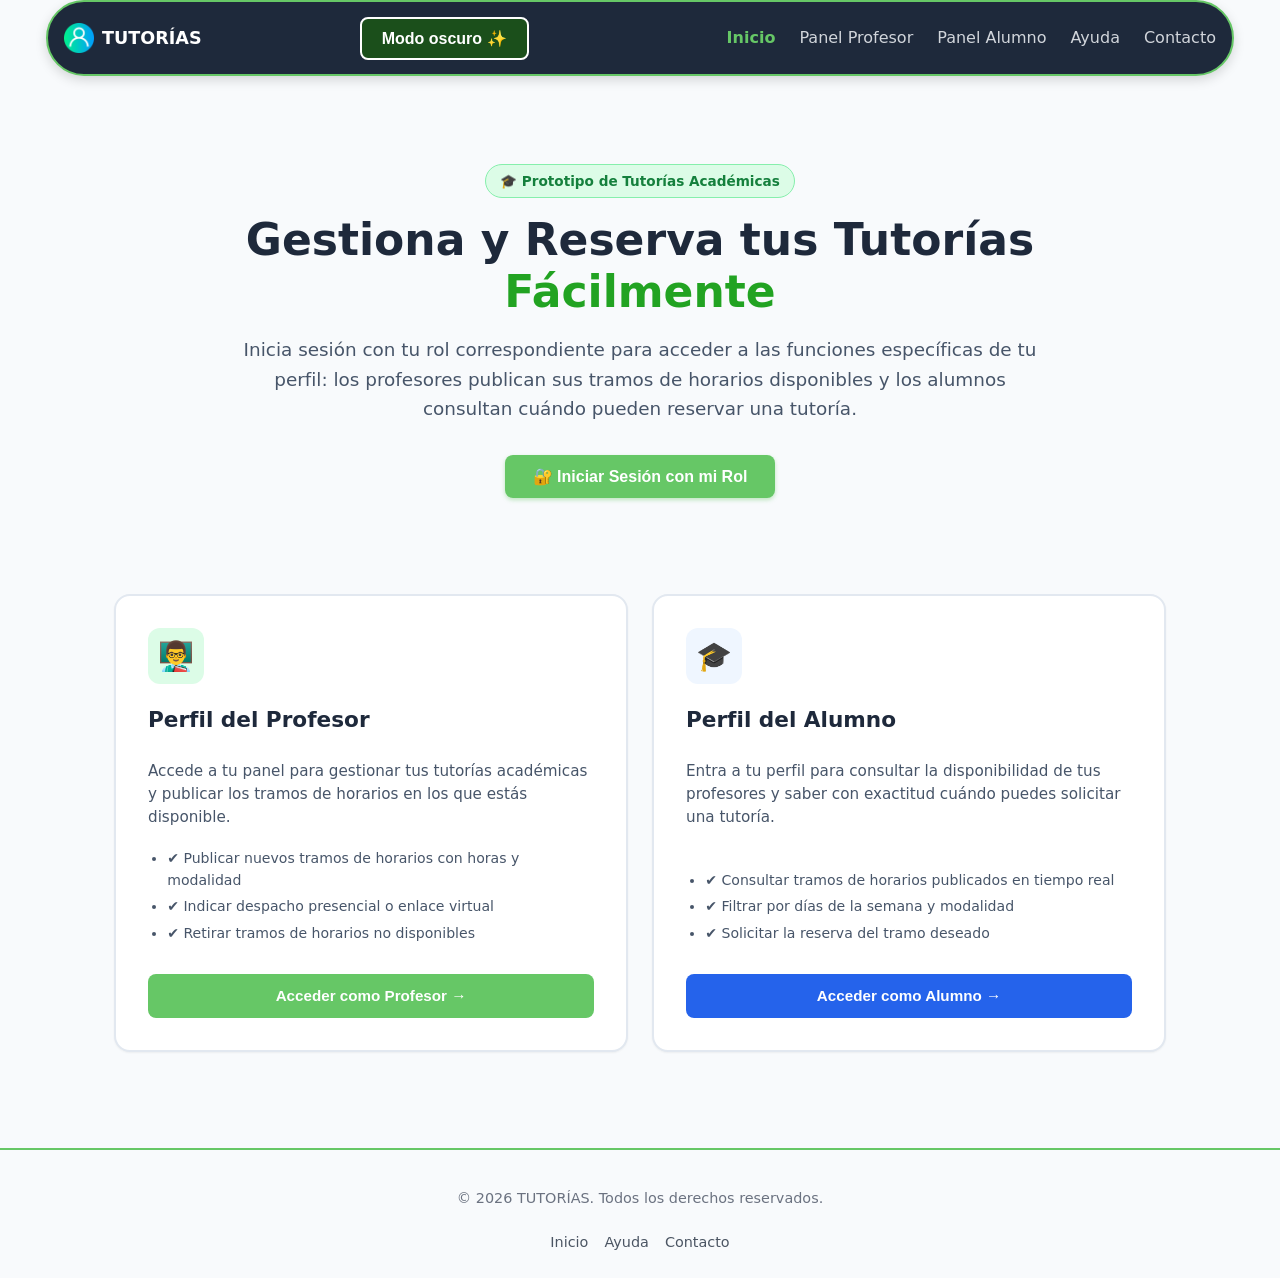
<file: index.html>
<!doctype html>
<html lang="es">
  <head>
    <meta charset="UTF-8" />
    <meta name="viewport" content="width=device-width, initial-scale=1.0" />
    <title>TUTORÍA - Plataforma de Tutorías Académicas</title>
    <link rel="stylesheet" href="public/css/nav.css" />
    <link rel="stylesheet" href="public/css/dialog.css" />
    <link rel="stylesheet" href="public/css/tutorias.css" />
    <link rel="stylesheet" href="public/css/solicitudes.css" />
    <link rel="stylesheet" href="public/css/oscuro.css" />
    <script src="public/js/modoOscuro.js" defer></script>
    <script src="public/js/horarios.js" defer></script>
    <script src="public/js/iniciarSesion.js" defer></script>
    <script>
    (function () {
      try {
        var guardado = localStorage.getItem("tema");
        var prefiereOscuro = window.matchMedia("(prefers-color-scheme: dark)").matches;
        var oscuro = guardado ? guardado === "oscuro" : prefiereOscuro;
        if (oscuro) document.documentElement.classList.add("oscuro");
      } catch (e) {}
    })();
  </script>
  </head>

  <body>
    <!-- Barra de Navegación Principal -->
    <nav class="navbar" aria-label="Navegación principal">
      <div class="logo">
        <a href="index.html" style="display: flex; align-items: center; gap: 0.5rem; text-decoration: none;">
          <img
            src="public/img/ini_sesion.png"
            id="iniciarSesion"
            width="30px"
            height="30px"
            alt="Iniciar Sesión"
            title="Haz clic para iniciar sesión"
            style="cursor: pointer;"
          />
          <span style="font-size: 1.1rem; color: #fff; font-weight: 700;">TUTORÍAS</span>
        </a>
      </div>
      <button id="modoOscuro">
        <span class="txt-claro">Modo oscuro ✨</span>
        <span class="txt-oscuro">Modo claro ☀️</span>
      </button>

      <ul class="nav-links">
        <li><a href="index.html" aria-current="page" style="color: #66c766; font-weight: 700;">Inicio</a></li>
        <li><a href="profesor.html">Panel Profesor</a></li>
        <li><a href="alumno.html">Panel Alumno</a></li>
        <li><a href="ayuda.html">Ayuda</a></li>
        <li><a href="contacto.html">Contacto</a></li>
      </ul>

      <button class="menu-btn" aria-label="Abrir menú">☰</button>
    </nav>

    <!-- Contenido Principal: Hero y Selección de Rol -->
    <main class="tutorias-container">
      <section class="hero-tutorias">
        <span class="hero-tag">🎓 Prototipo de Tutorías Académicas</span>
        <h1>Gestiona y Reserva tus Tutorías <span>Fácilmente</span></h1>
        <p>
          Inicia sesión con tu rol correspondiente para acceder a las funciones específicas de tu perfil: los profesores publican sus tramos de horarios disponibles y los alumnos consultan cuándo pueden reservar una tutoría.
        </p>

        <!-- Botón para abrir modal directamente -->
        <button type="button" class="btn-publicar btn-abrir-login" style="margin: 0 auto 2.5rem auto;">
          🔐 Iniciar Sesión con mi Rol
        </button>
      </section>

      <!-- Cuadrícula de Selección de Roles -->
      <section class="roles-acceso-grid" aria-label="Acceso por perfiles">
        <!-- Rol 1: Profesor -->
        <article class="card-rol-acceso profesor">
          <div class="card-rol-icono">👨‍🏫</div>
          <h3>Perfil del Profesor</h3>
          <p>
            Accede a tu panel para gestionar tus tutorías académicas y publicar los tramos de horarios en los que estás disponible.
          </p>
          <ul>
            <li>✔ Publicar nuevos tramos de horarios con horas y modalidad</li>
            <li>✔ Indicar despacho presencial o enlace virtual</li>
            <li>✔ Retirar tramos de horarios no disponibles</li>
          </ul>
          <button
            type="button"
            class="btn-acceso-rol profesor"
            onclick="iniciarSesionRapida('profesor')"
          >
            Acceder como Profesor →
          </button>
        </article>

        <!-- Rol 2: Alumno -->
        <article class="card-rol-acceso alumno">
          <div class="card-rol-icono">🎓</div>
          <h3>Perfil del Alumno</h3>
          <p>
            Entra a tu perfil para consultar la disponibilidad de tus profesores y saber con exactitud cuándo puedes solicitar una tutoría.
          </p>
          <ul>
            <li>✔ Consultar tramos de horarios publicados en tiempo real</li>
            <li>✔ Filtrar por días de la semana y modalidad</li>
            <li>✔ Solicitar la reserva del tramo deseado</li>
          </ul>
          <button
            type="button"
            class="btn-acceso-rol alumno"
            onclick="iniciarSesionRapida('alumno')"
          >
            Acceder como Alumno →
          </button>
        </article>
      </section>
    </main>

    <!-- Modal de Inicio de Sesión -->
    <dialog id="miModal">
      <!-- Botón de cerrar (X) en la esquina superior derecha -->
      <form method="dialog">
        <button class="btn-cerrar-x" aria-label="Cerrar modal">×</button>
      </form>

      <h2>Iniciar Sesión</h2>
      <p class="modal-subtitulo">
        Introduce tu rol o credenciales para acceder a tu perfil específico.
      </p>

      <!-- Formulario de Inicio de Sesión -->
      <form class="formulario-login" id="loginForm">
        <div class="grupo-input">
          <label for="usuario">Usuario o Rol</label>
          <input
            type="text"
            id="usuario"
            placeholder="Ej: profesor o alumno"
            required
            autocomplete="username"
          />
        </div>

        <div class="grupo-input">
          <label for="password">Contraseña</label>
          <input
            type="password"
            id="password"
            placeholder="••••••••"
            value="123456"
            required
            autocomplete="current-password"
          />
        </div>

        <button type="submit" class="btn-enviar">Entrar con mi rol</button>

        <!-- Pistas y accesos directos para evaluación de prototipo -->
        <div class="demo-pistas">
          <strong>Acceso rápido directo (Prototipo):</strong>
          <div class="demo-botones-rapidos">
            <button
              type="button"
              class="btn-demo-rapido"
              onclick="iniciarSesionRapida('profesor')"
            >
              👨‍🏫 Entrar como Profesor
            </button>
            <button
              type="button"
              class="btn-demo-rapido"
              onclick="iniciarSesionRapida('alumno')"
            >
              🎓 Entrar como Alumno
            </button>
          </div>
        </div>
      </form>
    </dialog>

    <!-- Footer -->
    <footer class="footer">
      <p>&copy; 2026 TUTORÍAS. Todos los derechos reservados.</p>
      <div class="footer-links">
        <a href="index.html">Inicio</a>
        <a href="ayuda.html">Ayuda</a>
        <a href="contacto.html">Contacto</a>
      </div>
    </footer>
  </body>
</html>
</file>
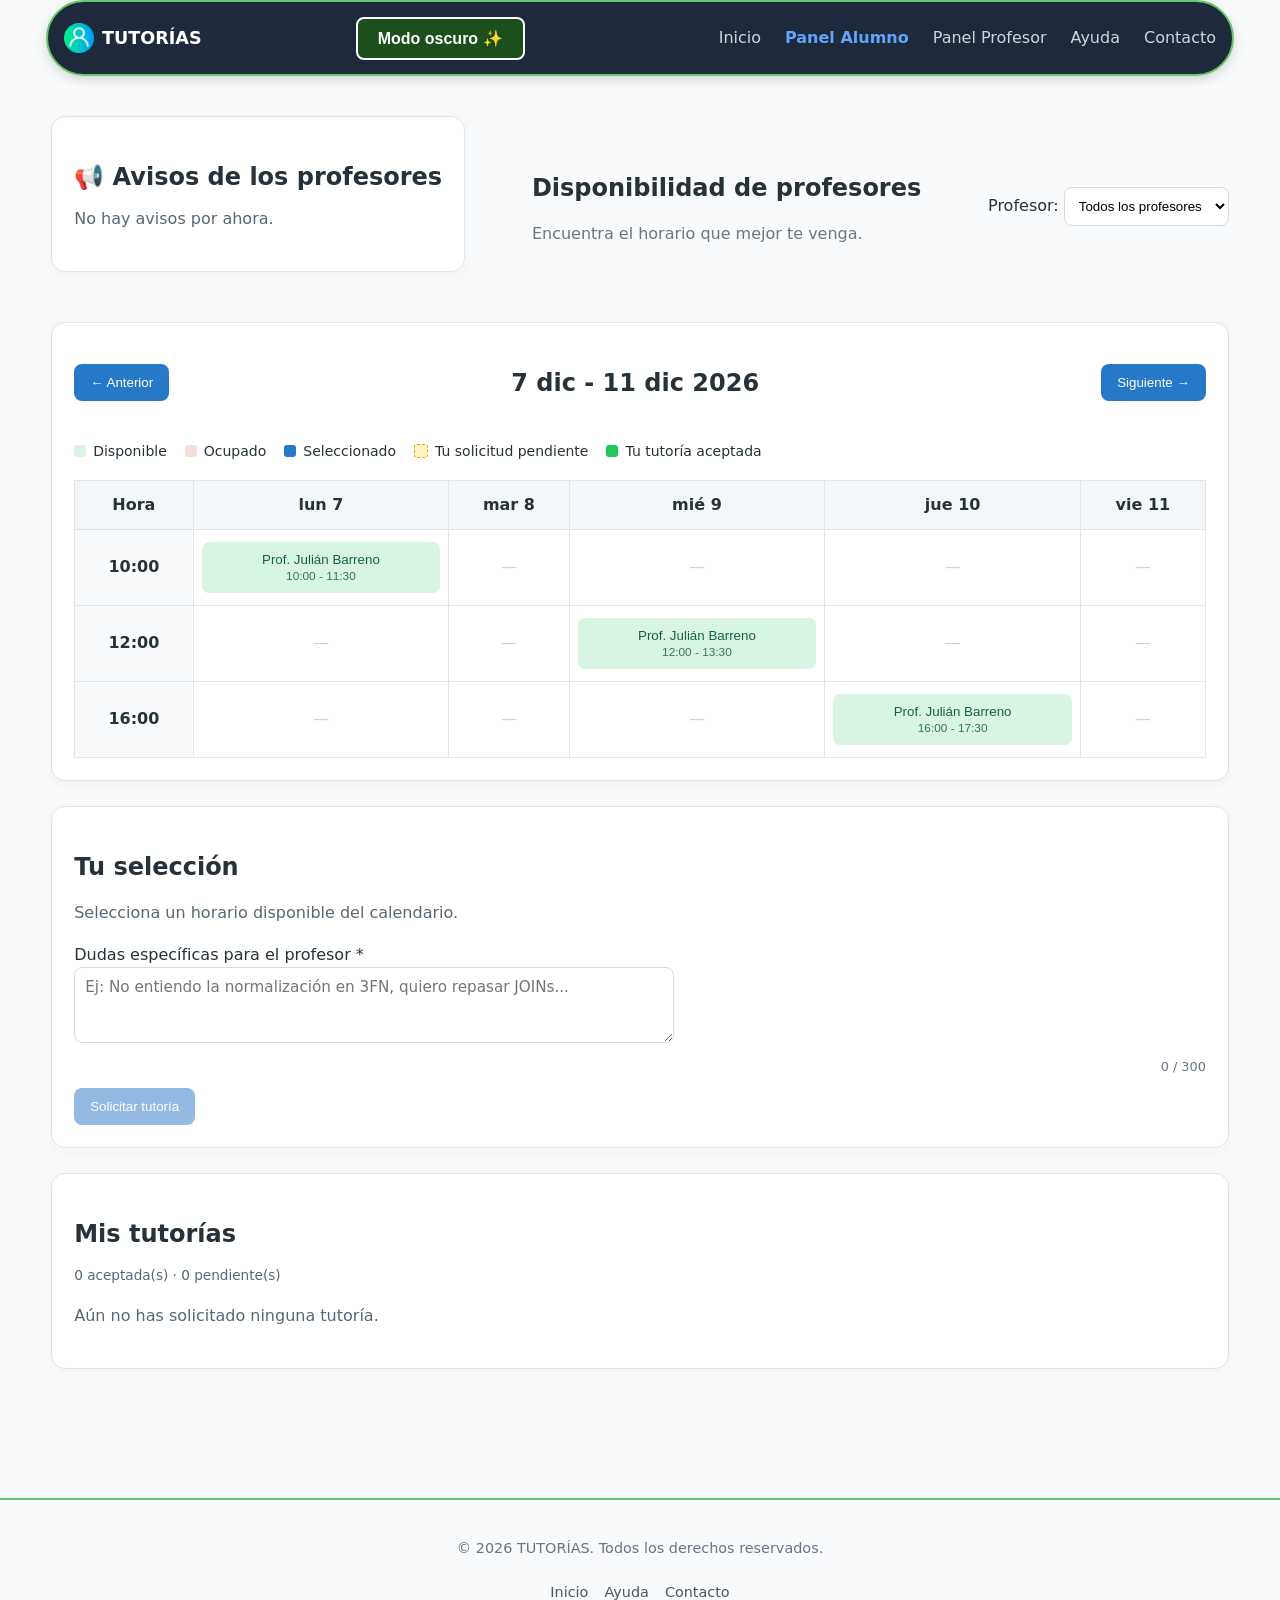
<file: alumno.html>
<!doctype html>
<html lang="es">

<head>
    <meta charset="UTF-8" />
    <meta name="viewport" content="width=device-width, initial-scale=1.0" />

    <title>TUTORÍAS - Panel del Alumno</title>

    <!-- Estilos -->
    <link rel="stylesheet" href="public/css/nav.css" />
    <link rel="stylesheet" href="public/css/dialog.css" />
    <link rel="stylesheet" href="public/css/tutorias.css" />
    <link rel="stylesheet" href="public/css/calendario.css" />
    <link rel="stylesheet" href="public/css/solicitudes.css" />
    <link rel="stylesheet" href="public/css/dudas.css" />
    <link rel="stylesheet" href="public/css/oscuro.css" />
    <link rel="stylesheet" href="public/css/avisos.css" />
    

    <!-- JavaScript -->
    <script src="public/js/avisos.js" defer></script>
    <script src="public/js/modoOscuro.js" defer></script>
    <script src="public/js/horarios.js" defer></script>
    <script src="public/js/iniciarSesion.js" defer></script>
    <script src="public/js/horarios.js" defer></script>
    <script src="public/js/iniciarSesion.js" defer></script>
    <script src="public/js/calendario.js" defer></script>
    <script src="public/js/dudas.js" defer></script>
    <script>
    (function () {
      try {
        var guardado = localStorage.getItem("tema");
        var prefiereOscuro = window.matchMedia("(prefers-color-scheme: dark)").matches;
        var oscuro = guardado ? guardado === "oscuro" : prefiereOscuro;
        if (oscuro) document.documentElement.classList.add("oscuro");
      } catch (e) {}
    })();
  </script>

</head>

<body>

    <!-- Barra de navegación principal -->
    <nav class="navbar" aria-label="Navegación principal">

        <div class="logo">
            <a href="index.html" style="display: flex; align-items: center; gap: 0.5rem; text-decoration: none;">

                <img src="public/img/ini_sesion.png" id="iniciarSesion" width="30" height="30" alt="Iniciar sesión"
                    style="cursor: pointer;" />

                <span style="font-size: 1.1rem; color: #fff; font-weight: 700;">
                    TUTORÍAS
                </span>

            </a>
        </div>
         <button id="modoOscuro">
            <span class="txt-claro">Modo oscuro ✨</span>
            <span class="txt-oscuro">Modo claro ☀️</span>
        </button>
        <ul class="nav-links">
            <li>
                <a href="index.html">Inicio</a>
            </li>

            <li>
                <a href="alumno.html" aria-current="page" style="color: #60a5fa; font-weight: 700;">
                    Panel Alumno
                </a>
            </li>

            <li>
                <a href="profesor.html">Panel Profesor</a>
            </li>

            <li>
                <a href="ayuda.html">Ayuda</a>
            </li>

            <li>
                <a href="contacto.html">Contacto</a>
            </li>
        </ul>

        <button class="menu-btn" aria-label="Abrir menú" type="button">
            ☰
        </button>

    </nav>


    <!-- Contenido principal: disponibilidad de profesores -->
    <main class="contenedor-calendario">

        <!-- Cabecera y filtro de profesores -->
        <section class="cabecera-calendario">
                    <!-- Avisos del profesor -->
        <section class="resumen-reserva" aria-labelledby="titulo-avisos">
            <h2 id="titulo-avisos">📢 Avisos de los profesores</h2>
            <div class="lista-solicitudes" id="listaAvisosAlumno"></div>
        </section>
            <div>
                <h1>Disponibilidad de profesores</h1>
                <p>Encuentra el horario que mejor te venga.</p>
            </div>

            <div>
                <label for="profesor">Profesor:</label>

                <select id="profesor">
                    <option value="todos">Todos los profesores</option>
                    <!-- El resto de opciones las genera calendario.js -->
                </select>
            </div>

        </section>


        <!-- Calendario semanal -->
        <section class="calendario">

            <div class="controles-calendario">

                <button id="semanaAnterior" type="button">
                    &larr; Anterior
                </button>

                <h2 id="tituloSemana">Semana actual</h2>

                <button id="semanaSiguiente" type="button">
                    Siguiente &rarr;
                </button>

            </div>


            <!-- Leyenda de los horarios -->
            <div class="leyenda">

                <span>
                    <i class="libre"></i>
                    Disponible
                </span>

                <span>
                    <i class="ocupado"></i>
                    Ocupado
                </span>

                <span>
                    <i class="seleccionado"></i>
                    Seleccionado
                </span>

                <span>
                    <i class="l-pendiente"></i>
                    Tu solicitud pendiente
                </span>

                <span>
                    <i class="l-aceptada"></i>
                    Tu tutoría aceptada
                </span>

            </div>


            <!-- Tabla de disponibilidad -->
            <div class="tabla-scroll">

                <table id="tablaCalendario">

                    <thead id="cabeceraDias"></thead>

                    <tbody id="horariosCalendario"></tbody>

                </table>

            </div>

        </section>


        <!-- Resumen y solicitud de tutoría -->
        <section class="resumen-reserva">

            <h2>Tu selección</h2>

            <p id="mensajeSeleccion">
                Selecciona un horario disponible del calendario.
            </p>

            <label for="motivoReserva">Dudas específicas para el profesor *</label>
            <textarea id="motivoReserva" class="campo-motivo" rows="3" maxlength="300"
                placeholder="Ej: No entiendo la normalización en 3FN, quiero repasar JOINs..."></textarea>
            <small id="contadorMotivo" class="contador-motivo">0 / 300</small>

            <button id="confirmarReserva" type="button" disabled>
                Solicitar tutoría
            </button>

        </section>


        <!-- Mis solicitudes -->
        <section class="resumen-reserva" aria-labelledby="titulo-mis-tutorias">
            <h2 id="titulo-mis-tutorias">Mis tutorías</h2>
            <p class="contador-solicitudes" id="contadorMisSolicitudes"></p>
            <div class="lista-solicitudes" id="listaMisSolicitudes"></div>
        </section>

    </main>


    <!-- Pie de página -->
    <footer class="footer">

        <p>&copy; 2026 TUTORÍAS. Todos los derechos reservados.</p>

        <div class="footer-links">
            <a href="index.html">Inicio</a>
            <a href="ayuda.html">Ayuda</a>
            <a href="contacto.html">Contacto</a>
        </div>

    </footer>

</body>

</html>
</file>
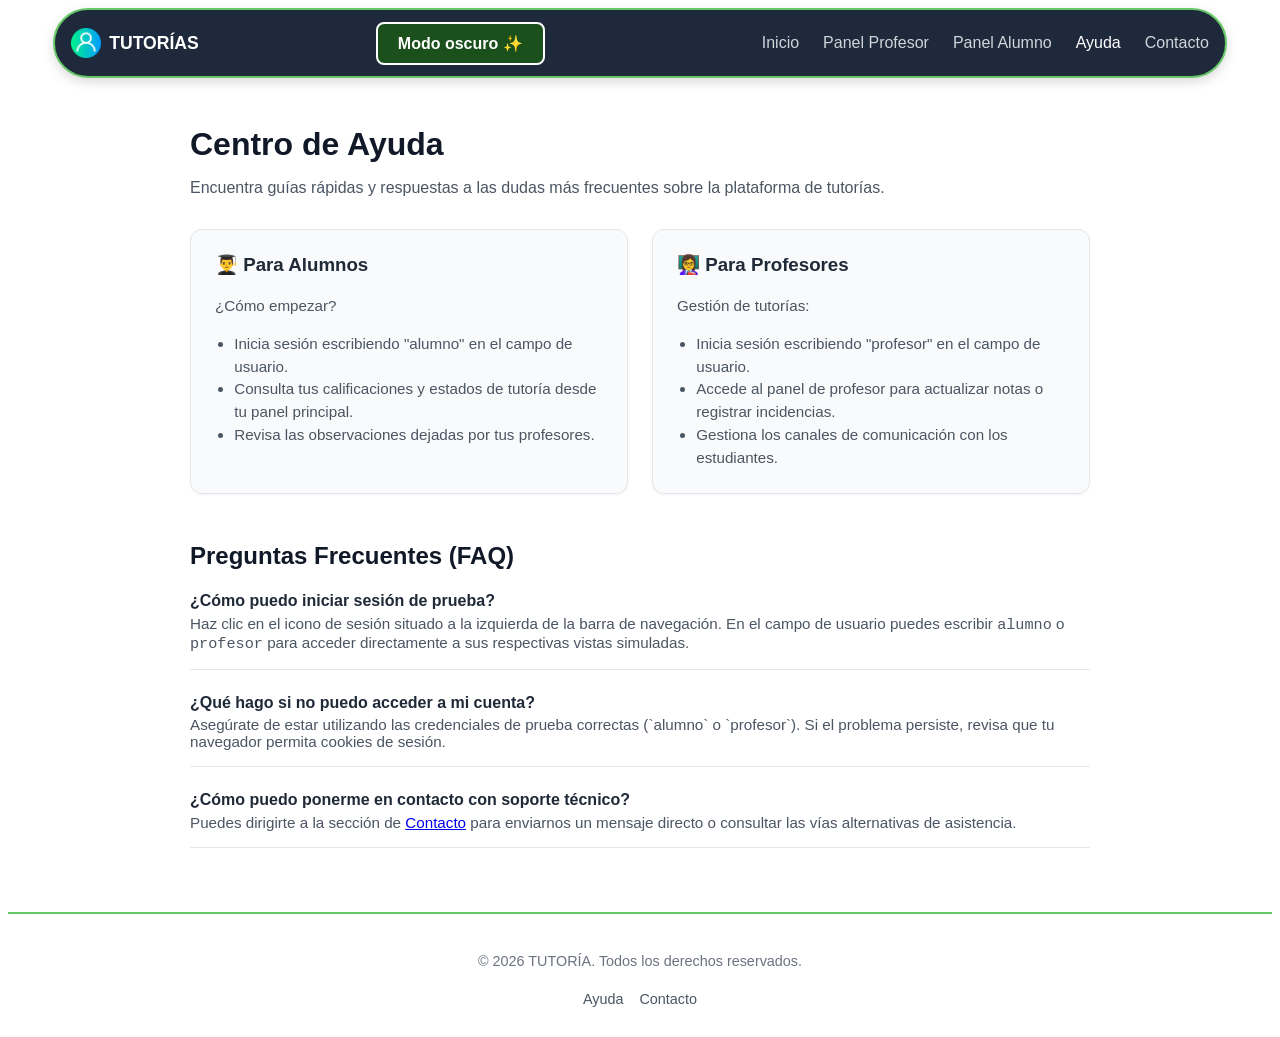
<file: ayuda.html>
<!doctype html>
<html lang="es">
  <head>
    <meta charset="UTF-8" />
    <meta name="viewport" content="width=device-width, initial-scale=1.0" />
    <title>TUTORÍA - Ayuda</title>
    <link rel="stylesheet" href="public/css/nav.css" />
    <link rel="stylesheet" href="public/css/dialog.css" />
    <link rel="stylesheet" href="public/css/ayuda.css" />
    <link rel="stylesheet" href="public/css/oscuro.css" />
    <script src="public/js/modoOscuro.js" defer></script>
    <script src="public/js/horarios.js" defer></script>
    <script src="public/js/iniciarSesion.js" defer></script>
    <script src="public/js/iniciarSesion.js" defer></script>
    <script>
    (function () {
      try {
        var guardado = localStorage.getItem("tema");
        var prefiereOscuro = window.matchMedia("(prefers-color-scheme: dark)").matches;
        var oscuro = guardado ? guardado === "oscuro" : prefiereOscuro;
        if (oscuro) document.documentElement.classList.add("oscuro");
      } catch (e) {}
    })();
  </script>
  </head>

  <body>
    <!-- Barra de Navegación -->
    <nav class="navbar" aria-label="Navegación principal">
      <div class="logo">
        <a href="index.html" style="display: flex; align-items: center; gap: 0.5rem; text-decoration: none;">
          <img
            src="public/img/ini_sesion.png"
            id="iniciarSesion"
            width="30px"
            height="30px"
            alt="Iniciar Sesión"
            title="Haz clic para iniciar sesión"
            style="cursor: pointer;"
          />
          <span style="font-size: 1.1rem; color: #fff; font-weight: 700;">TUTORÍAS</span>
        </a>
      </div>
       <button id="modoOscuro">
        <span class="txt-claro">Modo oscuro ✨</span>
        <span class="txt-oscuro">Modo claro ☀️</span>
      </button>

      <ul class="nav-links">
        <li><a href="index.html">Inicio</a></li>
        <li><a href="profesor.html">Panel Profesor</a></li>
        <li><a href="alumno.html">Panel Alumno</a></li>
        <li><a href="ayuda.html" aria-current="page">Ayuda</a></li>
        <li><a href="contacto.html">Contacto</a></li>
      </ul>

      <button class="menu-btn" aria-label="Abrir menú">☰</button>
    </nav>

    <!-- Modal de Inicio de Sesión -->
    <dialog id="miModal">
      <form method="dialog">
        <button class="btn-cerrar-x" aria-label="Cerrar modal">×</button>
      </form>

      <h2>Iniciar Sesión</h2>
      <p class="modal-subtitulo">
        Introduce tus credenciales para acceder a tu cuenta.
      </p>

      <form class="formulario-login" id="loginForm">
        <div class="grupo-input">
          <label for="usuario">Usuario</label>
          <input
            type="text"
            id="usuario"
            placeholder="Ej: alumno o profesor"
            required
            autocomplete="username"
          />
        </div>

        <div class="grupo-input">
          <label for="password">Contraseña</label>
          <input
            type="password"
            id="password"
            placeholder="••••••••"
            required
            autocomplete="current-password"
          />
        </div>

        <button type="submit" class="btn-enviar">Entrar</button>
      </form>
    </dialog>

    <!-- Contenido Principal: Ayuda -->
    <main class="main-content">
      <h1>Centro de Ayuda</h1>
      <p class="subtitulo-ayuda">
        Encuentra guías rápidas y respuestas a las dudas más frecuentes sobre la
        plataforma de tutorías.
      </p>

      <div class="ayuda-grid">
        <div class="tarjeta-ayuda">
          <h3>👨‍🎓 Para Alumnos</h3>
          <p>¿Cómo empezar?</p>
          <ul>
            <li>Inicia sesión escribiendo "alumno" en el campo de usuario.</li>
            <li>
              Consulta tus calificaciones y estados de tutoría desde tu panel
              principal.
            </li>
            <li>Revisa las observaciones dejadas por tus profesores.</li>
          </ul>
        </div>

        <div class="tarjeta-ayuda">
          <h3>👩‍🏫 Para Profesores</h3>
          <p>Gestión de tutorías:</p>
          <ul>
            <li>
              Inicia sesión escribiendo "profesor" en el campo de usuario.
            </li>
            <li>
              Accede al panel de profesor para actualizar notas o registrar
              incidencias.
            </li>
            <li>Gestiona los canales de comunicación con los estudiantes.</li>
          </ul>
        </div>
      </div>

      <section class="faq-section">
        <h2>Preguntas Frecuentes (FAQ)</h2>

        <div class="faq-item">
          <h4>¿Cómo puedo iniciar sesión de prueba?</h4>
          <p>
            Haz clic en el icono de sesión situado a la izquierda de la barra de
            navegación. En el campo de usuario puedes escribir
            <code>alumno</code> o <code>profesor</code> para acceder
            directamente a sus respectivas vistas simuladas.
          </p>
        </div>

        <div class="faq-item">
          <h4>¿Qué hago si no puedo acceder a mi cuenta?</h4>
          <p>
            Asegúrate de estar utilizando las credenciales de prueba correctas
            (`alumno` o `profesor`). Si el problema persiste, revisa que tu
            navegador permita cookies de sesión.
          </p>
        </div>

        <div class="faq-item">
          <h4>¿Cómo puedo ponerme en contacto con soporte técnico?</h4>
          <p>
            Puedes dirigirte a la sección de
            <a href="contacto.html">Contacto</a> para enviarnos un mensaje
            directo o consultar las vías alternativas de asistencia.
          </p>
        </div>
      </section>
    </main>

    <!-- Footer -->
    <footer class="footer">
      <p>&copy; 2026 TUTORÍA. Todos los derechos reservados.</p>
      <div class="footer-links">
        <a href="ayuda.html">Ayuda</a>
        <a href="contacto.html">Contacto</a>
      </div>
    </footer>
  </body>
</html>
</file>
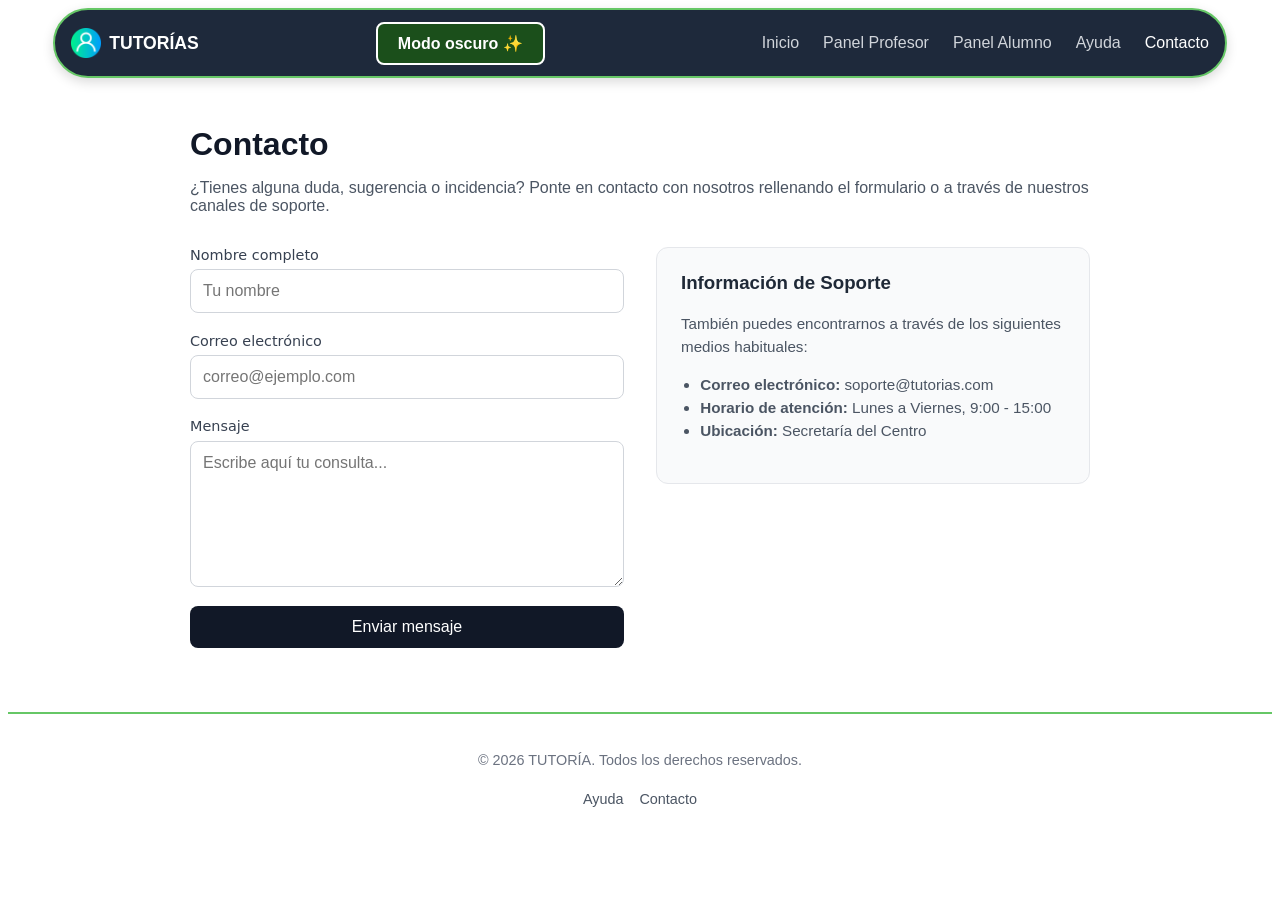
<file: contacto.html>
<!doctype html>
<html lang="es">
  <head>
    <meta charset="UTF-8" />
    <meta name="viewport" content="width=device-width, initial-scale=1.0" />
    <title>TUTORÍA - Contacto</title>
    <link rel="stylesheet" href="public/css/nav.css" />
    <link rel="stylesheet" href="public/css/dialog.css" />
    <link rel="stylesheet" href="public/css/contacto.css" />
    <link rel="stylesheet" href="public/css/oscuro.css" />
    <script src="public/js/modoOscuro.js" defer></script>
    <script src="public/js/horarios.js" defer></script>
    <script src="public/js/iniciarSesion.js" defer></script>
    <script>
    (function () {
      try {
        var guardado = localStorage.getItem("tema");
        var prefiereOscuro = window.matchMedia("(prefers-color-scheme: dark)").matches;
        var oscuro = guardado ? guardado === "oscuro" : prefiereOscuro;
        if (oscuro) document.documentElement.classList.add("oscuro");
      } catch (e) {}
    })();
  </script>
  </head>

  <body>
    <!-- Barra de Navegación -->
    <nav class="navbar" aria-label="Navegación principal">
      <div class="logo">
        <a href="index.html" style="display: flex; align-items: center; gap: 0.5rem; text-decoration: none;">
          <img
            src="public/img/ini_sesion.png"
            id="iniciarSesion"
            width="30px"
            height="30px"
            alt="Iniciar Sesión"
            title="Haz clic para iniciar sesión"
            style="cursor: pointer;"
          />
          <span style="font-size: 1.1rem; color: #fff; font-weight: 700;">TUTORÍAS</span>
        </a>
      </div>
      <button id="modoOscuro">
        <span class="txt-claro">Modo oscuro ✨</span>
        <span class="txt-oscuro">Modo claro ☀️</span>
      </button>
      <ul class="nav-links">
        <li><a href="index.html">Inicio</a></li>
        <li><a href="profesor.html">Panel Profesor</a></li>
        <li><a href="alumno.html">Panel Alumno</a></li>
        <li><a href="ayuda.html">Ayuda</a></li>
        <li><a href="contacto.html" aria-current="page">Contacto</a></li>
      </ul>

      <button class="menu-btn" aria-label="Abrir menú">☰</button>
    </nav>

    <!-- Modal de Inicio de Sesión -->
    <dialog id="miModal">
      <form method="dialog">
        <button class="btn-cerrar-x" aria-label="Cerrar modal">×</button>
      </form>

      <h2>Iniciar Sesión</h2>
      <p class="modal-subtitulo">
        Introduce tus credenciales para acceder a tu cuenta.
      </p>

      <form class="formulario-login" id="loginForm">
        <div class="grupo-input">
          <label for="usuario">Usuario</label>
          <input
            type="text"
            id="usuario"
            placeholder="Ej: alumno o profesor"
            required
            autocomplete="username"
          />
        </div>

        <div class="grupo-input">
          <label for="password">Contraseña</label>
          <input
            type="password"
            id="password"
            placeholder="••••••••"
            required
            autocomplete="current-password"
          />
        </div>

        <button type="submit" class="btn-enviar">Entrar</button>
      </form>
    </dialog>

    <!-- Contenido Principal: Contacto -->
    <main class="main-content">
      <h1>Contacto</h1>
      <p class="subtitulo-contacto">
        ¿Tienes alguna duda, sugerencia o incidencia? Ponte en contacto con
        nosotros rellenando el formulario o a través de nuestros canales de
        soporte.
      </p>

      <div class="contacto-grid">
        <!-- Formulario de Contacto -->
        <form
          class="formulario-contacto"
          onsubmit="
            event.preventDefault();
            alert(
              'Mensaje enviado con éxito. Nos pondremos en contacto pronto.',
            );
          "
        >
          <div class="grupo-input">
            <label for="nombre">Nombre completo</label>
            <input type="text" id="nombre" placeholder="Tu nombre" required />
          </div>

          <div class="grupo-input">
            <label for="email">Correo electrónico</label>
            <input
              type="email"
              id="email"
              placeholder="correo@ejemplo.com"
              required
            />
          </div>

          <div class="grupo-input">
            <label for="mensaje">Mensaje</label>
            <textarea
              id="mensaje"
              placeholder="Escribe aquí tu consulta..."
              required
            ></textarea>
          </div>

          <button type="submit" class="btn-enviar-contacto">
            Enviar mensaje
          </button>
        </form>

        <!-- Información de Soporte -->
        <div class="info-contacto">
          <h3>Información de Soporte</h3>
          <p>
            También puedes encontrarnos a través de los siguientes medios
            habituales:
          </p>
          <ul>
            <li>
              <strong>Correo electrónico:</strong> soporte@tutorias.com
            </li>
            <li>
              <strong>Horario de atención:</strong> Lunes a Viernes, 9:00 -
              15:00
            </li>
            <li><strong>Ubicación:</strong> Secretaría del Centro</li>
          </ul>
        </div>
      </div>
    </main>

    <!-- Footer -->
    <footer class="footer">
      <p>&copy; 2026 TUTORÍA. Todos los derechos reservados.</p>
      <div class="footer-links">
        <a href="ayuda.html">Ayuda</a>
        <a href="contacto.html">Contacto</a>
      </div>
    </footer>
  </body>
</html>
</file>
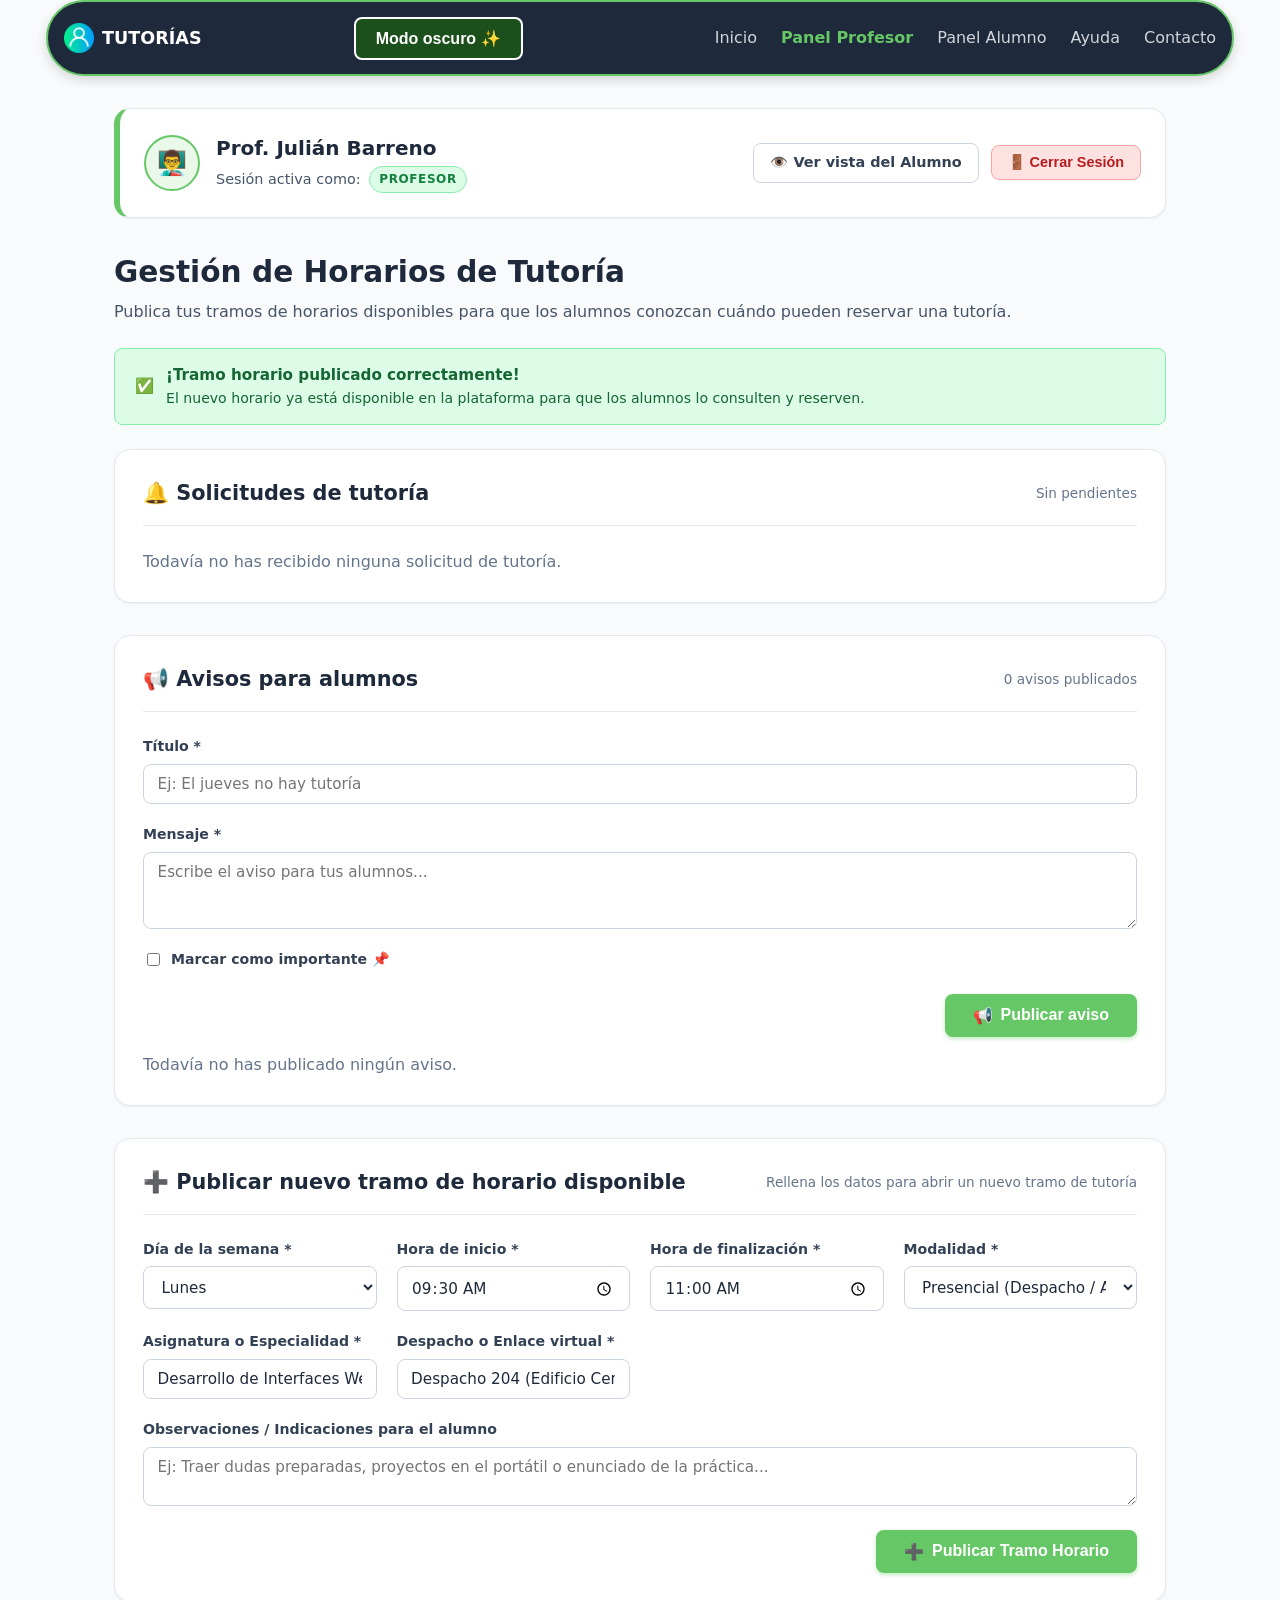
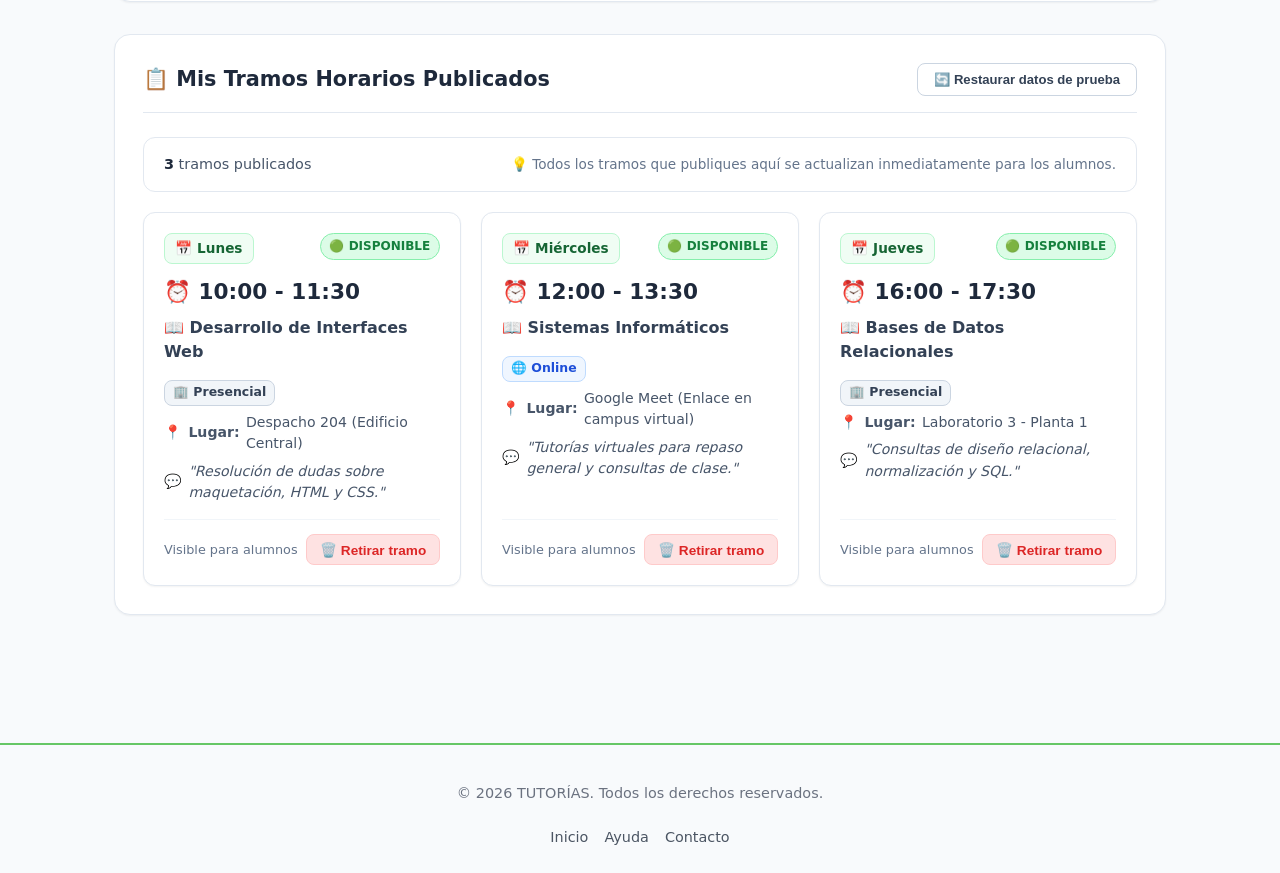
<file: profesor.html>
<!doctype html>
<html lang="es">

<head>
  <meta charset="UTF-8" />
  <meta name="viewport" content="width=device-width, initial-scale=1.0" />
  <title>TUTORÍA - Panel del Profesor (Gestión de Horarios)</title>
  <link rel="stylesheet" href="public/css/nav.css" />
  <link rel="stylesheet" href="public/css/dialog.css" />
  <link rel="stylesheet" href="public/css/tutorias.css" />
  <link rel="stylesheet" href="public/css/solicitudes.css" />
  <link rel="stylesheet" href="public/css/dudas.css" />
  <link rel="stylesheet" href="public/css/cancelaciones.css" />
  <link rel="stylesheet" href="public/css/avisos.css" />
  <link rel="stylesheet" href="public/css/oscuro.css" />
  <script src="public/js/avisos.js" defer></script>
  <script src="public/js/modoOscuro.js" defer></script>
  <script src="public/js/horarios.js" defer></script>
  <script src="public/js/iniciarSesion.js" defer></script>
  <script src="public/js/cancelaciones.js" defer></script>
  <script>
    (function () {
      try {
        var guardado = localStorage.getItem("tema");
        var prefiereOscuro = window.matchMedia("(prefers-color-scheme: dark)").matches;
        var oscuro = guardado ? guardado === "oscuro" : prefiereOscuro;
        if (oscuro) document.documentElement.classList.add("oscuro");
      } catch (e) {}
    })();
  </script>
</head>

<body>
  <!-- Barra de Navegación Principal -->
  <nav class="navbar" aria-label="Navegación principal">
    <div class="logo">
      <a href="index.html" style="display: flex; align-items: center; gap: 0.5rem; text-decoration: none;">
        <img src="public/img/ini_sesion.png" id="iniciarSesion" width="30px" height="30px" alt="Iniciar Sesión"
          style="cursor: pointer;" />
        <span style="font-size: 1.1rem; color: #fff; font-weight: 700;">TUTORÍAS</span>
      </a>
    </div>
   <button id="modoOscuro">
        <span class="txt-claro">Modo oscuro ✨</span>
        <span class="txt-oscuro">Modo claro ☀️</span>
      </button>
    <ul class="nav-links">
      <li><a href="index.html">Inicio</a></li>
      <li><a href="profesor.html" aria-current="page" style="color: #66c766; font-weight: 700;">Panel Profesor</a></li>
      <li><a href="alumno.html">Panel Alumno</a></li>
      <li><a href="ayuda.html">Ayuda</a></li>
      <li><a href="contacto.html">Contacto</a></li>
    </ul>

    <button class="menu-btn" aria-label="Abrir menú">☰</button>
  </nav>

  <!-- Contenido Principal -->
  <main class="tutorias-container">
    <!-- Tarjeta de Perfil / Estado de Sesión -->
    <section class="perfil-header-card" aria-label="Información de sesión del profesor">
      <div class="perfil-info">
        <div class="perfil-avatar" id="avatarUsuarioSesion"></div>
        <div class="perfil-detalles">
          <h2 id="nombreUsuarioSesion">Prof. Julián Barreno</h2>
          <p>
            <span>Sesión activa como:</span>
            <span class="badge-rol profesor" id="rolUsuarioSesion">Profesor</span>
          </p>
        </div>
      </div>

      <div class="perfil-acciones">
        <a href="alumno.html" class="btn-secundario"
          title="Comprueba cómo visualizan los alumnos tus tramos de tutoría">
          👁️ Ver vista del Alumno
        </a>
        <button type="button" class="btn-cerrar-sesion" id="btnCerrarSesion">
          🚪 Cerrar Sesión
        </button>
      </div>
    </section>

    <!-- Encabezado de la Sección -->
    <div class="seccion-titulo-bloque">
      <h1>Gestión de Horarios de Tutoría</h1>
      <p>Publica tus tramos de horarios disponibles para que los alumnos conozcan cuándo pueden reservar una tutoría.
      </p>
    </div>

    <!-- Alerta feedback interactiva -->
    <div id="alertaFeedbackExito" class="alerta-feedback exito" role="alert">
      <span>✅</span>
      <div>
        <strong>¡Tramo horario publicado correctamente!</strong>
        <p style="margin: 0.1rem 0 0 0; font-size: 0.88rem;">El nuevo horario ya está disponible en la plataforma para
          que los alumnos lo consulten y reserven.</p>
      </div>
    </div>

    <!-- Solicitudes de tutoría recibidas -->
    <section class="card-panel" aria-labelledby="titulo-solicitudes">
      <div class="card-header-flex">
        <h3 id="titulo-solicitudes">🔔 Solicitudes de tutoría</h3>
        <span class="contador-solicitudes" id="contadorSolicitudes">Cargando...</span>
      </div>
      <div class="lista-solicitudes" id="listaSolicitudes"></div>
    </section>

    <!-- Bloque 1: Formulario para publicar tramos de horarios disponibles -->
         <!-- Avisos para alumnos -->
    <section class="card-panel" aria-labelledby="titulo-avisos">
      <div class="card-header-flex">
        <h3 id="titulo-avisos">📢 Avisos para alumnos</h3>
        <span class="contador-solicitudes" id="contadorAvisosProfesor"></span>
      </div>

      <form id="formAviso">
        <div class="form-grid-horario">
          <div class="form-group campo-full">
            <label for="avisoTitulo">Título *</label>
            <input type="text" id="avisoTitulo" maxlength="80" placeholder="Ej: El jueves no hay tutoría" required />
          </div>
          <div class="form-group campo-full">
            <label for="avisoTexto">Mensaje *</label>
            <textarea id="avisoTexto" rows="3" maxlength="300" placeholder="Escribe el aviso para tus alumnos..." required></textarea>
          </div>
          <div class="form-group campo-full">
            <label class="check-aviso">
              <input type="checkbox" id="avisoImportante" /> Marcar como importante 📌
            </label>
          </div>
        </div>
        <div class="form-acciones">
          <button type="submit" class="btn-publicar"><span>📢</span> Publicar aviso</button>
        </div>
      </form>

      <div class="lista-solicitudes" id="listaAvisosProfesor" style="margin-top: 1rem;"></div>
    </section>
    <section class="card-panel" aria-labelledby="titulo-publicar">
      <div class="card-header-flex">
        <h3 id="titulo-publicar">➕ Publicar nuevo tramo de horario disponible</h3>
        <span style="font-size: 0.85rem; color: #64748b;">Rellena los datos para abrir un nuevo tramo de tutoría</span>
      </div>

      <form id="formPublicarHorario">
        <div class="form-grid-horario">
          <!-- Día de la semana -->
          <div class="form-group">
            <label for="tramoDia">Día de la semana *</label>
            <select id="tramoDia" required>
              <option value="Lunes">Lunes</option>
              <option value="Martes">Martes</option>
              <option value="Miércoles">Miércoles</option>
              <option value="Jueves">Jueves</option>
              <option value="Viernes">Viernes</option>
            </select>
          </div>

          <!-- Hora de inicio -->
          <div class="form-group">
            <label for="tramoHoraInicio">Hora de inicio *</label>
            <input type="time" id="tramoHoraInicio" value="09:30" required />
          </div>

          <!-- Hora de fin -->
          <div class="form-group">
            <label for="tramoHoraFin">Hora de finalización *</label>
            <input type="time" id="tramoHoraFin" value="11:00" required />
          </div>

          <!-- Modalidad -->
          <div class="form-group">
            <label for="tramoModalidad">Modalidad *</label>
            <select id="tramoModalidad" required>
              <option value="Presencial">Presencial (Despacho / Aula)</option>
              <option value="Online">Online (Videollamada)</option>
            </select>
          </div>

          <!-- Asignatura / Módulo -->
          <div class="form-group">
            <label for="tramoAsignatura">Asignatura o Especialidad *</label>
            <input type="text" id="tramoAsignatura" placeholder="Ej: Desarrollo de Interfaces Web"
              value="Desarrollo de Interfaces Web" required />
          </div>

          <!-- Ubicación / Aula o enlace -->
          <div class="form-group">
            <label for="tramoLugar">Despacho o Enlace virtual *</label>
            <input type="text" id="tramoLugar" placeholder="Ej: Despacho 204 o Google Meet"
              value="Despacho 204 (Edificio Central)" required />
          </div>

          <!-- Notas adicionales -->
          <div class="form-group campo-full">
            <label for="tramoNotas">Observaciones / Indicaciones para el alumno</label>
            <textarea id="tramoNotas" rows="2"
              placeholder="Ej: Traer dudas preparadas, proyectos en el portátil o enunciado de la práctica..."></textarea>
          </div>
        </div>

        <div class="form-acciones">
          <button type="submit" class="btn-publicar">
            <span>➕</span> Publicar Tramo Horario
          </button>
        </div>
      </form>
    </section>

    <!-- Bloque 2: Listado de tramos de horarios publicados -->
    <section class="card-panel" aria-labelledby="titulo-tramos-publicados">
      <div class="card-header-flex">
        <h3 id="titulo-tramos-publicados">📋 Mis Tramos Horarios Publicados</h3>
        <button type="button" class="btn-secundario" id="btnRestablecerTramos" style="font-size: 0.82rem;">
          🔄 Restaurar datos de prueba
        </button>
      </div>

      <div class="toolbar-horarios">
        <div class="contador-badge" id="contadorTramosProfesor">
          Cargando tramos publicados...
        </div>
        <span style="font-size: 0.85rem; color: #64748b;">
          💡 Todos los tramos que publiques aquí se actualizan inmediatamente para los alumnos.
        </span>
      </div>

      <!-- Cuadrícula interactiva de tramos -->
      <div class="grid-tramos" id="gridTramosProfesor">
        <!-- Renderizado dinámico desde horarios.js -->
      </div>
    </section>
  </main>

  <!-- Modal de Inicio de Sesión / Cambio de Usuario -->
  <dialog id="miModal">
    <form method="dialog">
      <button class="btn-cerrar-x" aria-label="Cerrar modal">×</button>
    </form>

    <h2>Cambiar de Usuario</h2>
    <p class="modal-subtitulo">
      Inicia sesión con otro rol para comprobar las funciones específicas.
    </p>

    <form class="formulario-login" id="loginForm">
      <div class="grupo-input">
        <label for="usuario">Usuario o Rol</label>
        <input type="text" id="usuario" placeholder="Escribe 'profesor' o 'alumno'" required autocomplete="username" />
      </div>

      <div class="grupo-input">
        <label for="password">Contraseña</label>
        <input type="password" id="password" placeholder="••••••••" value="123456" required
          autocomplete="current-password" />
      </div>

      <button type="submit" class="btn-enviar">Entrar</button>

      <div class="demo-pistas">
        <strong>Acceso rápido de prueba:</strong>
        <div class="demo-botones-rapidos">
          <button type="button" class="btn-demo-rapido" onclick="iniciarSesionRapida('profesor')">
            👨‍🏫 Profesor
          </button>
          <button type="button" class="btn-demo-rapido" onclick="iniciarSesionRapida('alumno')">
            🎓 Alumno
          </button>
        </div>
      </div>
    </form>
  </dialog>

  <!-- Diálogo: cancelar tutoría por fuerza mayor -->
  <dialog id="dialogCancelar" class="dialog-cancelar">
    <h2>Cancelar tutoría</h2>
    <p id="resumenCancelar"></p>
    <label for="motivoCancelacion">Motivo de fuerza mayor *</label>
    <textarea id="motivoCancelacion" rows="3" maxlength="200"
      placeholder="Ej: Enfermedad, avería, reunión urgente..."></textarea>
    <p id="errorCancelar" class="error-cancelar" hidden>Indica el motivo (mínimo 5 caracteres).</p>
    <div class="acciones-cancelar">
      <button type="button" id="btnVolverCancelar">Volver</button>
      <button type="button" id="btnConfirmarCancelar">Cancelar tutoría y avisar</button>
    </div>
  </dialog>


  <!-- Footer -->
  <footer class="footer">
    <p>&copy; 2026 TUTORÍAS. Todos los derechos reservados.</p>
    <div class="footer-links">
      <a href="index.html">Inicio</a>
      <a href="ayuda.html">Ayuda</a>
      <a href="contacto.html">Contacto</a>
    </div>
  </footer>
</body>

</html>
</file>
<file: public/css/nav.css>
html {
  margin: 0;
  font-family: Arial, Helvetica, sans-serif;
}
nav {
  background-color: #1e293b;
  border: 2px solid #66c766;
  border-radius: 45px;
  margin: 1.25rem auto;
  max-width: 900px;
  width: 90%;
  box-shadow: 0 4px 12px rgba(0, 0, 0, 0.15);
}

.navbar {
  display: flex;
  justify-content: space-between;
  align-items: center;
  max-width: 1200px;
  margin: 0 auto;
  padding: 0.5rem 1rem;
}

.logo a {
  color: #fff;
  font-size: 1.5rem;
  font-weight: bold;
  text-decoration: none;
}
#modoOscuro {
  padding: 10px 20px;
  font-size: 1rem;
  font-weight: 600;
  color: #ffffff;
  background-color: #1b4f1b;
  border: 2px solid #ffffff;
  border-radius: 8px;
  cursor: pointer;
  transition: background-color 0.3s, color 0.3s, transform 0.2s;
}

#modoOscuro:hover {
  background-color: #15294a;
  border: 4px inset #ffffff;
  color: #ffffff;
  transform: translateY(-2px);
}

#modoOscuro:active {
  transform: translateY(0);
}

#modoOscuro:focus-visible {
  outline: 3px solid #60a5fa;
  outline-offset: 2px;
}
.nav-links {
  display: flex;
  list-style: none;
  gap: 1.5rem;
}

.nav-links a {
  color: #d1d5db;
  text-decoration: none;
  font-weight: 500;
  transition: color 0.2s ease;
}

.nav-links a:hover,
.nav-links a[aria-current="page"] {
  color: #ffffff;
}

.menu-btn {
  display: none;
  background: none;
  border: none;
  color: #fff;
  font-size: 1.5rem;
  cursor: pointer;
}

/* --- ESTILOS DEL FOOTER --- */
.footer {
  margin-top: 4rem;
  padding: 1.5rem 1rem;
  border-top: 2px solid #66c766;
  text-align: center;
  color: #6b7280;
  font-size: 0.9rem;
  display: flex;
  flex-direction: column;
  gap: 0.5rem;
  align-items: center;
}

.footer-links {
  display: flex;
  gap: 1rem;
}

.footer-links a {
  color: #4b5563;
  text-decoration: none;
  transition: color 0.2s ease;
}

.footer-links a:hover {
  color: #111827;
}
</file>
<file: public/css/dialog.css>
/* ==========================================================================
   VENTANA MODAL (Etiqueta <dialog>)
   ========================================================================== */
dialog {
    border: none;
    border-radius: 16px;
    padding: 32px;
    background-color: #ffffff;
    max-width: 400px;
    width: 90%;
    box-shadow: 0 20px 25px -5px rgba(0, 0, 0, 0.1),
        0 10px 10px -5px rgba(0, 0, 0, 0.04);
    position: relative;
    /* Permite posicionar la 'X' de cierre */
}

/* Animación de apertura suave */
dialog[open] {
    animation: mostrarModal 0.3s ease-out forwards;
}

/* Capa de fondo detrás del modal (Oscurecido y desenfocado) */
dialog::backdrop {
    background-color: rgba(15, 23, 42, 0.4);
    backdrop-filter: blur(8px);
}

/* Título e indicaciones del modal */
dialog h2 {
    margin-top: 0;
    color: #1e293b;
    font-family: system-ui, -apple-system, sans-serif;
    font-size: 24px;
    font-weight: 700;
    margin-bottom: 8px;
}

.modal-subtitulo {
    color: #64748b;
    font-family: system-ui, -apple-system, sans-serif;
    font-size: 14px;
    line-height: 1.5;
    margin-bottom: 24px;
    margin-top: 0;
}

/* ==========================================================================
   FORMULARIO DE INICIO DE SESIÓN
   ========================================================================== */
.formulario-login {
    display: flex;
    flex-direction: column;
    gap: 16px;
}

/* Contenedores de etiqueta + caja de texto */
.grupo-input {
    display: flex;
    flex-direction: column;
    gap: 6px;
}

/* Etiquetas (Labels) */
.grupo-input label {
    font-family: system-ui, -apple-system, sans-serif;
    font-size: 14px;
    font-weight: 500;
    color: #334155;
}

/* Cajas de texto (Inputs) */
.grupo-input input {
    padding: 10px 14px;
    border: 1px solid #cbd5e1;
    border-radius: 8px;
    font-family: system-ui, -apple-system, sans-serif;
    font-size: 15px;
    color: #1e293b;
    outline: none;
    transition: border-color 0.2s, box-shadow 0.2s;
}

/* Efecto visual al hacer clic dentro del input (Focus) */
.grupo-input input:focus {
    border-color: #66c766;
    box-shadow: 0 0 0 3px rgba(79, 70, 229, 0.15);
}

/* ==========================================================================
   BOTONES
   ========================================================================== */

/* Botón principal (Entrar) */
.btn-enviar {
    width: 100%;
    padding: 12px;
    background-color: #66c766;
    /* Azul índigo moderno */
    color: #ffffff;
    border: none;
    border-radius: 8px;
    font-family: system-ui, -apple-system, sans-serif;
    font-weight: 600;
    font-size: 15px;
    cursor: pointer;
    margin-top: 8px;
    transition: background-color 0.2s, transform 0.1s;
}

.btn-enviar:hover {
    background-color: #4dc24d;
}

.btn-enviar:active {
    transform: scale(0.98);
}

/* Botón flotante para cerrar (X) */
.btn-cerrar-x {
    position: absolute;
    top: 16px;
    right: 16px;
    background: none;
    border: none;
    color: #94a3b8;
    font-size: 24px;
    line-height: 1;
    cursor: pointer;
    padding: 4px 8px;
    border-radius: 50%;
    transition: background-color 0.2s, color 0.2s;
}

.btn-cerrar-x:hover {
    background-color: #f1f5f9;
    color: #1e293b;
}

/* ==========================================================================
   ANIMACIONES (Keyframes)
   ========================================================================== */
@keyframes mostrarModal {
    from {
        opacity: 0;
        transform: scale(0.95) translateY(10px);
    }

    to {
        opacity: 1;
        transform: scale(1) translateY(0);
    }
}
</file>
<file: public/css/tutorias.css>
/* ==========================================================================
   ESTILOS DE GESTIÓN DE HORARIOS Y PERFILES (TUTORÍAS)
   ========================================================================== */

:root {
  --color-primary: #66c766;
  --color-primary-hover: #4dc24d;
  --color-primary-light: #eaf8ea;
  --color-dark: #1e293b;
  --color-dark-surface: #0f172a;
  --color-gray-50: #f8fafc;
  --color-gray-100: #f1f5f9;
  --color-gray-200: #e2e8f0;
  --color-gray-300: #cbd5e1;
  --color-gray-600: #475569;
  --color-gray-700: #334155;
  --color-danger: #ef4444;
  --color-danger-hover: #dc2626;
  --color-blue: #3b82f6;
  --color-blue-light: #eff6ff;
  --shadow-sm: 0 1px 2px 0 rgba(0, 0, 0, 0.05);
  --shadow-md: 0 4px 6px -1px rgba(0, 0, 0, 0.1), 0 2px 4px -1px rgba(0, 0, 0, 0.06);
  --shadow-lg: 0 10px 15px -3px rgba(0, 0, 0, 0.1), 0 4px 6px -2px rgba(0, 0, 0, 0.05);
  --radius-sm: 8px;
  --radius-md: 12px;
  --radius-lg: 16px;
  --radius-full: 9999px;
}

body {
  margin: 0;
  background-color: #f8fafc;
  color: var(--color-gray-700);
  font-family: system-ui, -apple-system, BlinkMacSystemFont, "Segoe UI", Roboto, sans-serif;
  line-height: 1.5;
  min-height: 100vh;
  display: flex;
  flex-direction: column;
}

.tutorias-container {
  max-width: 1100px;
  margin: 2rem auto;
  padding: 0 1.5rem;
  width: 100%;
  box-sizing: border-box;
  flex: 1;
}

/* ==========================================================================
   BARRA DE ESTADO DE SESIÓN / PERFIL
   ========================================================================== */
.perfil-header-card {
  background: white;
  border: 1px solid var(--color-gray-200);
  border-radius: var(--radius-lg);
  padding: 1.5rem;
  box-shadow: var(--shadow-sm);
  display: flex;
  justify-content: space-between;
  align-items: center;
  flex-wrap: wrap;
  gap: 1rem;
  margin-bottom: 2rem;
  border-left: 6px solid var(--color-primary);
}

.perfil-info {
  display: flex;
  align-items: center;
  gap: 1rem;
}

.perfil-avatar {
  width: 52px;
  height: 52px;
  border-radius: var(--radius-full);
  background: var(--color-primary-light);
  color: #1b801b;
  display: flex;
  align-items: center;
  justify-content: center;
  font-size: 1.5rem;
  font-weight: bold;
  border: 2px solid var(--color-primary);
}

.perfil-detalles h2 {
  margin: 0;
  font-size: 1.25rem;
  color: var(--color-dark);
}

.perfil-detalles p {
  margin: 0.2rem 0 0 0;
  color: var(--color-gray-600);
  font-size: 0.9rem;
  display: flex;
  align-items: center;
  gap: 0.5rem;
}

.badge-rol {
  display: inline-block;
  padding: 0.2rem 0.6rem;
  border-radius: var(--radius-full);
  font-size: 0.75rem;
  font-weight: 700;
  text-transform: uppercase;
  letter-spacing: 0.05em;
}

.badge-rol.profesor {
  background: #dcfce7;
  color: #15803d;
  border: 1px solid #86efac;
}

.badge-rol.alumno {
  background: var(--color-blue-light);
  color: #1d4ed8;
  border: 1px solid #bfdbfe;
}

.perfil-acciones {
  display: flex;
  gap: 0.75rem;
  align-items: center;
}

.btn-cerrar-sesion {
  background-color: #fee2e2;
  color: #b91c1c;
  border: 1px solid #fca5a5;
  padding: 0.5rem 1rem;
  border-radius: var(--radius-sm);
  font-weight: 600;
  cursor: pointer;
  font-size: 0.9rem;
  transition: all 0.2s ease;
  display: inline-flex;
  align-items: center;
  gap: 0.4rem;
}

.btn-cerrar-sesion:hover {
  background-color: #fecaca;
  color: #991b1b;
}

.btn-secundario {
  background-color: white;
  color: var(--color-gray-700);
  border: 1px solid var(--color-gray-300);
  padding: 0.5rem 1rem;
  border-radius: var(--radius-sm);
  font-weight: 600;
  cursor: pointer;
  font-size: 0.9rem;
  text-decoration: none;
  transition: all 0.2s;
}

.btn-secundario:hover {
  background-color: var(--color-gray-100);
}

/* ==========================================================================
   SECCIONES Y TARJETAS PRINCIPALES
   ========================================================================== */
.seccion-titulo-bloque {
  margin-bottom: 1.5rem;
}

.seccion-titulo-bloque h1 {
  font-size: 1.85rem;
  color: var(--color-dark);
  margin: 0 0 0.4rem 0;
}

.seccion-titulo-bloque p {
  color: var(--color-gray-600);
  margin: 0;
  font-size: 1rem;
}

.card-panel {
  background: white;
  border-radius: var(--radius-lg);
  border: 1px solid var(--color-gray-200);
  padding: 1.75rem;
  box-shadow: var(--shadow-sm);
  margin-bottom: 2rem;
}

.card-header-flex {
  display: flex;
  justify-content: space-between;
  align-items: center;
  border-bottom: 1px solid var(--color-gray-200);
  padding-bottom: 1rem;
  margin-bottom: 1.5rem;
  flex-wrap: wrap;
  gap: 1rem;
}

.card-header-flex h3 {
  margin: 0;
  font-size: 1.3rem;
  color: var(--color-dark);
  display: flex;
  align-items: center;
  gap: 0.5rem;
}

/* ==========================================================================
   FORMULARIO DE GESTIÓN DE HORARIOS
   ========================================================================== */
.form-grid-horario {
  display: grid;
  grid-template-columns: repeat(auto-fit, minmax(220px, 1fr));
  gap: 1.25rem;
}

.form-grid-horario .campo-full {
  grid-column: 1 / -1;
}

.form-group {
  display: flex;
  flex-direction: column;
  gap: 0.4rem;
}

.form-group label {
  font-size: 0.88rem;
  font-weight: 600;
  color: var(--color-gray-700);
}

.form-group input,
.form-group select,
.form-group textarea {
  padding: 0.65rem 0.85rem;
  border: 1px solid var(--color-gray-300);
  border-radius: var(--radius-sm);
  font-size: 0.95rem;
  font-family: inherit;
  color: var(--color-dark);
  background-color: white;
  transition: border-color 0.2s, box-shadow 0.2s;
  box-sizing: border-box;
  width: 100%;
}

.form-group input:focus,
.form-group select:focus,
.form-group textarea:focus {
  outline: none;
  border-color: var(--color-primary);
  box-shadow: 0 0 0 3px rgba(102, 199, 102, 0.25);
}

.form-acciones {
  margin-top: 1.5rem;
  display: flex;
  justify-content: flex-end;
  gap: 1rem;
}

.btn-publicar {
  background-color: var(--color-primary);
  color: white;
  border: none;
  padding: 0.75rem 1.75rem;
  border-radius: var(--radius-sm);
  font-weight: 700;
  font-size: 1rem;
  cursor: pointer;
  transition: all 0.2s;
  display: inline-flex;
  align-items: center;
  gap: 0.5rem;
  box-shadow: 0 2px 4px rgba(102, 199, 102, 0.4);
}

.btn-publicar:hover {
  background-color: var(--color-primary-hover);
  transform: translateY(-1px);
  box-shadow: 0 4px 8px rgba(102, 199, 102, 0.4);
}

.btn-publicar:active {
  transform: translateY(0);
}

/* ==========================================================================
   ALERTAS Y NOTIFICACIONES
   ========================================================================== */
.alerta-feedback {
  display: none;
  padding: 0.9rem 1.25rem;
  border-radius: var(--radius-sm);
  margin-bottom: 1.5rem;
  font-size: 0.95rem;
  font-weight: 500;
  animation: fadeIn 0.3s ease;
}

.alerta-feedback.exito {
  display: flex;
  align-items: center;
  gap: 0.75rem;
  background-color: #dcfce7;
  color: #166534;
  border: 1px solid #86efac;
}

.alerta-feedback.info {
  display: flex;
  align-items: center;
  gap: 0.75rem;
  background-color: var(--color-blue-light);
  color: #1e40af;
  border: 1px solid #bfdbfe;
}

@keyframes fadeIn {
  from { opacity: 0; transform: translateY(-6px); }
  to { opacity: 1; transform: translateY(0); }
}

/* ==========================================================================
   LISTA Y TARJETAS DE TRAMOS DE HORARIOS
   ========================================================================== */
.toolbar-horarios {
  display: flex;
  justify-content: space-between;
  align-items: center;
  flex-wrap: wrap;
  gap: 1rem;
  margin-bottom: 1.25rem;
  background: white;
  padding: 1rem 1.25rem;
  border-radius: var(--radius-md);
  border: 1px solid var(--color-gray-200);
}

.contador-badge {
  font-size: 0.9rem;
  color: var(--color-gray-600);
  font-weight: 500;
}

.contador-badge strong {
  color: var(--color-dark);
}

.filtros-horario {
  display: flex;
  gap: 0.5rem;
  align-items: center;
  flex-wrap: wrap;
}

.filtros-horario select {
  padding: 0.4rem 0.75rem;
  border: 1px solid var(--color-gray-300);
  border-radius: var(--radius-sm);
  font-size: 0.88rem;
  background: white;
}

.grid-tramos {
  display: grid;
  grid-template-columns: repeat(auto-fill, minmax(310px, 1fr));
  gap: 1.25rem;
}

.tramo-card {
  background: white;
  border: 1px solid var(--color-gray-200);
  border-radius: var(--radius-md);
  padding: 1.25rem;
  box-shadow: var(--shadow-sm);
  transition: transform 0.2s, box-shadow 0.2s, border-color 0.2s;
  display: flex;
  flex-direction: column;
  position: relative;
}

.tramo-card:hover {
  transform: translateY(-2px);
  box-shadow: var(--shadow-md);
  border-color: #cbd5e1;
}

.tramo-card-header {
  display: flex;
  justify-content: space-between;
  align-items: flex-start;
  margin-bottom: 0.75rem;
}

.dia-badge {
  background: #f0fdf4;
  color: #166534;
  border: 1px solid #bbf7d0;
  padding: 0.25rem 0.65rem;
  border-radius: var(--radius-sm);
  font-weight: 700;
  font-size: 0.85rem;
  display: inline-flex;
  align-items: center;
  gap: 0.35rem;
}

.estado-badge {
  font-size: 0.75rem;
  font-weight: 700;
  padding: 0.2rem 0.55rem;
  border-radius: var(--radius-full);
  text-transform: uppercase;
}

.estado-badge.disponible {
  background: #dcfce7;
  color: #15803d;
  border: 1px solid #86efac;
}

.hora-rango {
  font-size: 1.35rem;
  font-weight: 700;
  color: var(--color-dark);
  margin-bottom: 0.5rem;
  display: flex;
  align-items: center;
  gap: 0.4rem;
}

.hora-rango span {
  font-size: 0.9rem;
  color: var(--color-gray-600);
  font-weight: normal;
}

.tramo-materia {
  font-weight: 600;
  color: var(--color-gray-700);
  font-size: 1rem;
  margin-bottom: 0.5rem;
}

.tramo-detalles {
  list-style: none;
  padding: 0;
  margin: 0.5rem 0 1rem 0;
  display: flex;
  flex-direction: column;
  gap: 0.4rem;
  font-size: 0.88rem;
  color: var(--color-gray-600);
  flex-grow: 1;
}

.tramo-detalles li {
  display: flex;
  align-items: center;
  gap: 0.4rem;
}

.badge-modalidad {
  display: inline-flex;
  align-items: center;
  gap: 0.3rem;
  padding: 0.15rem 0.5rem;
  border-radius: var(--radius-sm);
  font-size: 0.78rem;
  font-weight: 600;
}

.badge-modalidad.presencial {
  background: #f1f5f9;
  color: #334155;
  border: 1px solid #cbd5e1;
}

.badge-modalidad.online {
  background: #eff6ff;
  color: #1d4ed8;
  border: 1px solid #bfdbfe;
}

.tramo-card-footer {
  border-top: 1px solid var(--color-gray-100);
  padding-top: 0.9rem;
  margin-top: auto;
  display: flex;
  justify-content: space-between;
  align-items: center;
  gap: 0.5rem;
}

.btn-eliminar-tramo {
  background-color: #fee2e2;
  color: #dc2626;
  border: 1px solid #fecaca;
  padding: 0.4rem 0.8rem;
  border-radius: var(--radius-sm);
  font-size: 0.85rem;
  font-weight: 600;
  cursor: pointer;
  transition: all 0.2s;
  display: inline-flex;
  align-items: center;
  gap: 0.3rem;
}

.btn-eliminar-tramo:hover {
  background-color: #fca5a5;
  color: #991b1b;
}

.btn-reservar-tramo {
  background-color: var(--color-primary);
  color: white;
  border: none;
  padding: 0.5rem 1rem;
  border-radius: var(--radius-sm);
  font-size: 0.9rem;
  font-weight: 600;
  cursor: pointer;
  width: 100%;
  transition: all 0.2s;
  display: inline-flex;
  align-items: center;
  justify-content: center;
  gap: 0.4rem;
}

.btn-reservar-tramo:hover {
  background-color: var(--color-primary-hover);
}

.empty-state {
  text-align: center;
  padding: 3.5rem 1.5rem;
  background: white;
  border-radius: var(--radius-md);
  border: 2px dashed var(--color-gray-300);
}

.empty-state-icon {
  font-size: 3rem;
  margin-bottom: 0.75rem;
  color: var(--color-gray-300);
}

.empty-state h3 {
  margin: 0 0 0.5rem 0;
  color: var(--color-dark);
}

.empty-state p {
  color: var(--color-gray-600);
  margin: 0;
  max-width: 450px;
  margin-left: auto;
  margin-right: auto;
}

/* ==========================================================================
   LANDING / PORTADA INDEX.HTML
   ========================================================================== */
.hero-tutorias {
  text-align: center;
  padding: 3.5rem 1rem 2rem 1rem;
  max-width: 800px;
  margin: 0 auto;
}

.hero-tag {
  display: inline-block;
  background: #dcfce7;
  color: #15803d;
  font-size: 0.85rem;
  font-weight: 700;
  padding: 0.35rem 0.9rem;
  border-radius: var(--radius-full);
  margin-bottom: 1rem;
  border: 1px solid #86efac;
}

.hero-tutorias h1 {
  font-size: 2.75rem;
  line-height: 1.2;
  color: var(--color-dark);
  margin: 0 0 1rem 0;
}

.hero-tutorias h1 span {
  color: #22a322;
}

.hero-tutorias p {
  font-size: 1.15rem;
  color: var(--color-gray-600);
  line-height: 1.6;
  margin: 0 0 2rem 0;
}

.roles-acceso-grid {
  display: grid;
  grid-template-columns: repeat(auto-fit, minmax(280px, 1fr));
  gap: 1.5rem;
  margin-top: 1.5rem;
}

.card-rol-acceso {
  background: white;
  border: 2px solid var(--color-gray-200);
  border-radius: var(--radius-lg);
  padding: 2rem;
  text-align: left;
  box-shadow: var(--shadow-sm);
  transition: all 0.25s ease;
  display: flex;
  flex-direction: column;
}

.card-rol-acceso:hover {
  border-color: var(--color-primary);
  transform: translateY(-4px);
  box-shadow: var(--shadow-lg);
}

.card-rol-icono {
  width: 56px;
  height: 56px;
  border-radius: var(--radius-md);
  display: flex;
  align-items: center;
  justify-content: center;
  font-size: 1.8rem;
  margin-bottom: 1.25rem;
}

.card-rol-acceso.profesor .card-rol-icono {
  background: #dcfce7;
  color: #15803d;
}

.card-rol-acceso.alumno .card-rol-icono {
  background: #eff6ff;
  color: #1d4ed8;
}

.card-rol-acceso h3 {
  margin: 0 0 0.5rem 0;
  font-size: 1.35rem;
  color: var(--color-dark);
}

.card-rol-acceso p {
  color: var(--color-gray-600);
  font-size: 0.95rem;
  line-height: 1.5;
  margin-bottom: 1.25rem;
  flex-grow: 1;
}

.card-rol-acceso ul {
  padding-left: 1.2rem;
  margin: 0 0 1.5rem 0;
  color: var(--color-gray-600);
  font-size: 0.88rem;
}

.card-rol-acceso ul li {
  margin-bottom: 0.35rem;
}

.btn-acceso-rol {
  display: block;
  text-align: center;
  padding: 0.85rem 1.25rem;
  border-radius: var(--radius-sm);
  font-weight: 700;
  font-size: 0.95rem;
  text-decoration: none;
  cursor: pointer;
  transition: all 0.2s;
  border: none;
}

.btn-acceso-rol.profesor {
  background-color: var(--color-primary);
  color: white;
}

.btn-acceso-rol.profesor:hover {
  background-color: var(--color-primary-hover);
}

.btn-acceso-rol.alumno {
  background-color: #2563eb;
  color: white;
}

.btn-acceso-rol.alumno:hover {
  background-color: #1d4ed8;
}

/* Selector de rol dentro del modal de login */
.selector-rol-modal {
  display: flex;
  gap: 0.5rem;
  margin-bottom: 1rem;
}

.selector-rol-modal button {
  flex: 1;
  padding: 0.6rem;
  border: 1px solid var(--color-gray-300);
  border-radius: var(--radius-sm);
  background: white;
  font-weight: 600;
  font-size: 0.88rem;
  cursor: pointer;
  transition: all 0.2s;
}

.selector-rol-modal button.activo {
  border-color: var(--color-primary);
  background: #f0fdf4;
  color: #166534;
}

.demo-pistas {
  margin-top: 1rem;
  padding: 0.75rem;
  background: #f8fafc;
  border: 1px dashed var(--color-gray-300);
  border-radius: var(--radius-sm);
  font-size: 0.82rem;
  color: var(--color-gray-600);
}

.demo-pistas strong {
  color: var(--color-dark);
}

.demo-botones-rapidos {
  display: flex;
  gap: 0.5rem;
  margin-top: 0.5rem;
}

.btn-demo-rapido {
  flex: 1;
  padding: 0.35rem;
  font-size: 0.78rem;
  border: 1px solid var(--color-gray-300);
  border-radius: 4px;
  background: white;
  cursor: pointer;
}

.btn-demo-rapido:hover {
  background: var(--color-gray-100);
}

@media (max-width: 768px) {
  .hero-tutorias h1 {
    font-size: 2rem;
  }
  .perfil-header-card {
    flex-direction: column;
    align-items: flex-start;
  }
  .perfil-acciones {
    width: 100%;
    justify-content: flex-end;
  }
}
</file>
<file: public/css/solicitudes.css>
/* Solicitudes, notificaciones y marcas de tutoría */

/* Badge de notificaciones en la barra de navegación */
.badge-notif {
  display: inline-block;
  min-width: 18px;
  margin-left: 6px;
  padding: 1px 6px;
  border-radius: 999px;
  background: #ef4444;
  color: #fff;
  font-size: 0.72rem;
  font-weight: 700;
  line-height: 1.4;
  text-align: center;
}

/* Toasts */
#toastTutorias {
  position: fixed;
  right: 1rem;
  bottom: 1rem;
  z-index: 9999;
  display: flex;
  flex-direction: column;
  gap: 0.5rem;
  max-width: min(360px, 90vw);
}
.toast-item {
  padding: 0.8rem 1rem;
  border-radius: 10px;
  background: #1e293b;
  border-left: 4px solid #66c766;
  color: #fff;
  font-size: 0.9rem;
  box-shadow: 0 8px 20px rgba(0, 0, 0, 0.25);
  animation: toastEntrada 0.25s ease-out;
}
@keyframes toastEntrada {
  from { opacity: 0; transform: translateY(10px); }
  to { opacity: 1; transform: translateY(0); }
}

/* Lista de solicitudes (profesor y alumno) */
.contador-solicitudes {
  font-size: 0.85rem;
  color: #64748b;
}
.contador-solicitudes.con-pendientes {
  padding: 0.2rem 0.7rem;
  border-radius: 999px;
  background: #fee2e2;
  color: #b91c1c;
}
.lista-solicitudes {
  display: flex;
  flex-direction: column;
  gap: 0.8rem;
}
.solicitudes-vacio {
  margin: 0;
  color: #64748b;
}
.solicitud-card {
  display: flex;
  justify-content: space-between;
  align-items: center;
  gap: 1rem;
  flex-wrap: wrap;
  padding: 1rem;
  border: 1px solid #e2e8f0;
  border-left: 5px solid #94a3b8;
  border-radius: 10px;
  background: #fff;
}
.solicitud-card.pendiente { border-left-color: #f59e0b; background: #fffbeb; }
.solicitud-card.aceptada { border-left-color: #22c55e; background: #f0fdf4; }
.solicitud-card.rechazada,
.solicitud-card.cancelada { border-left-color: #cbd5e1; opacity: 0.8; }

.solicitud-titulo {
  display: flex;
  align-items: center;
  flex-wrap: wrap;
  gap: 0.6rem;
  margin-bottom: 0.3rem;
}
.solicitud-detalle {
  color: #475569;
  font-size: 0.9rem;
  line-height: 1.5;
}
.solicitud-motivo {
  margin-top: 0.3rem;
  color: #334155;
  font-size: 0.9rem;
  font-style: italic;
}
.solicitud-estado {
  padding: 0.15rem 0.6rem;
  border-radius: 999px;
  font-size: 0.78rem;
  font-weight: 600;
  background: #e2e8f0;
  color: #334155;
}
.solicitud-estado.pendiente { background: #fef3c7; color: #92400e; }
.solicitud-estado.aceptada { background: #dcfce7; color: #166534; }
.solicitud-estado.rechazada { background: #fee2e2; color: #991b1b; }

.solicitud-acciones {
  display: flex;
  gap: 0.5rem;
}
.btn-aceptar,
.btn-rechazar {
  padding: 0.55rem 0.9rem;
  border-radius: 8px;
  font-size: 0.88rem;
  font-weight: 600;
  cursor: pointer;
}
.btn-aceptar {
  border: none;
  background: #22c55e;
  color: #fff;
}
.btn-aceptar:hover { background: #16a34a; }
.btn-rechazar {
  border: 1px solid #cbd5e1;
  background: #fff;
  color: #475569;
}
.btn-rechazar:hover { background: #f1f5f9; }

/* Calendario del alumno */
.hueco span,
.hueco small { display: block; }
.hueco small { margin-top: 2px; font-size: 0.74rem; opacity: 0.85; }
td .hueco + .hueco { margin-top: 6px; }
.celda-vacia { color: #cbd5e1; }

.hueco.mia { cursor: default; font-weight: 600; }
.hueco.mia.aceptada { background: #22c55e; color: #fff; }
.hueco.mia.pendiente { background: #fef3c7; color: #92400e; border: 1px dashed #f59e0b; }

.leyenda i.l-pendiente { background: #fef3c7; border: 1px dashed #f59e0b; }
.leyenda i.l-aceptada { background: #22c55e; }

.campo-motivo {
  display: block;
  width: 100%;
  max-width: 600px;
  margin-bottom: 14px;
  padding: 10px;
  border: 1px solid #d5dce2;
  border-radius: 8px;
  font-family: inherit;
  font-size: 0.95rem;
  box-sizing: border-box;
}
</file>
<file: public/css/oscuro.css>
/* ==========================================================================
   MODO OSCURO
   ========================================================================== */

/* Fondo en html para evitar destellos mientras carga */
html {
  background: #fff;
}

html.oscuro {
  background: #303030;
  color-scheme: dark; /* time/select/scrollbars nativos en oscuro */

  /* Redefinimos las variables de tutorias.css */
  --color-primary-light: #14301a;
  --color-dark: #f1f1f1;
  --color-dark-surface: #0f172a;
  --color-gray-50: #2a2a2a;
  --color-gray-100: #3a3a3a;
  --color-gray-200: #3d3d3d;
  --color-gray-300: #505050;
  --color-gray-600: #b5bcc7;
  --color-gray-700: #d6dbe3;
  --color-blue-light: #172554;
}

html.oscuro body {
  background: #303030;
  color: #f1f1f1;
}

/* ---------- Textos ---------- */
html.oscuro h1,
html.oscuro h2,
html.oscuro h3,
html.oscuro h4,
html.oscuro label {
  color: #f1f1f1;
}

html.oscuro .hero-tutorias h1 span {
  color: #66c766;
}

/* Textos grises con style="color:#64748b" en línea */
html.oscuro [style*="64748b"] {
  color: #b5bcc7 !important;
}

html.oscuro .solicitudes-vacio,
html.oscuro .contador-solicitudes {
  color: #b5bcc7;
}

html.oscuro .celda-vacia {
  color: #555;
}

/* ---------- Contenedores / tarjetas ---------- */
html.oscuro .hero-tutorias,
html.oscuro .card-rol-acceso,
html.oscuro .perfil-header-card,
html.oscuro .card-panel,
html.oscuro dialog {
  background: #1e1e1e;
  color: #f1f1f1;
  border-color: #3d3d3d;
}

html.oscuro .perfil-header-card {
  border-left-color: #66c766;
}

html.oscuro .toolbar-horarios,
html.oscuro .tramo-card,
html.oscuro .empty-state {
  background: #2a2a2a;
  border-color: #444;
  color: #f1f1f1;
}

html.oscuro .tramo-card:hover {
  border-color: #666;
}

html.oscuro .tramo-card-footer {
  border-top-color: #444;
}

html.oscuro .card-header-flex {
  border-bottom-color: #3d3d3d;
}

html.oscuro .perfil-avatar {
  background: #14301a;
  color: #9be29b;
}

html.oscuro .card-rol-acceso.profesor .card-rol-icono {
  background: #14301a;
  color: #9be29b;
}

html.oscuro .card-rol-acceso.alumno .card-rol-icono {
  background: #172554;
  color: #93c5fd;
}

/* ---------- Badges / etiquetas ---------- */
html.oscuro .badge-rol.profesor {
  background: #14301a;
  color: #9be29b;
  border-color: #2e6b3d;
}

html.oscuro .badge-rol.alumno {
  background: #172554;
  color: #93c5fd;
  border-color: #1e40af;
}

html.oscuro .hero-tag,
html.oscuro .estado-badge.disponible {
  background: #14301a;
  color: #9be29b;
  border-color: #2e6b3d;
}

html.oscuro .dia-badge {
  background: #14301a;
  color: #9be29b;
  border-color: #2e6b3d;
}

html.oscuro .badge-modalidad.presencial {
  background: #3a3a3a;
  color: #e2e8f0;
  border-color: #555;
}

html.oscuro .badge-modalidad.online {
  background: #172554;
  color: #93c5fd;
  border-color: #1e40af;
}

html.oscuro .contador-badge,
html.oscuro .contador-badge strong {
  color: #f1f1f1;
}

html.oscuro .contador-solicitudes.con-pendientes {
  background: #4a1f1f;
  color: #ffb4b4;
}

/* ---------- Formularios ---------- */
html.oscuro input,
html.oscuro select,
html.oscuro textarea,
html.oscuro .form-group input,
html.oscuro .form-group select,
html.oscuro .form-group textarea,
html.oscuro .filtros-horario select,
html.oscuro .campo-motivo,
html.oscuro .dialog-cancelar textarea {
  background: #2a2a2a;
  color: #f1f1f1;
  border: 1px solid #505050;
}

html.oscuro input::placeholder,
html.oscuro textarea::placeholder {
  color: #888;
}

html.oscuro .form-group input:focus,
html.oscuro .form-group select:focus,
html.oscuro .form-group textarea:focus {
  border-color: #66c766;
  box-shadow: 0 0 0 3px rgba(102, 199, 102, 0.3);
}

html.oscuro select option {
  background: #2a2a2a;
  color: #f1f1f1;
}

/* ---------- Botones ---------- */
html.oscuro .btn-secundario,
html.oscuro .btn-demo-rapido,
html.oscuro .selector-rol-modal button,
html.oscuro .btn-rechazar {
  background: #2a2a2a;
  color: #f1f1f1;
  border: 1px solid #555;
}

html.oscuro .btn-secundario:hover,
html.oscuro .btn-demo-rapido:hover,
html.oscuro .btn-rechazar:hover {
  background: #3a3a3a;
}

html.oscuro .selector-rol-modal button.activo {
  background: #14301a;
  color: #9be29b;
  border-color: #66c766;
}

html.oscuro .btn-cerrar-sesion,
html.oscuro .btn-eliminar-tramo {
  background: #3a1f1f;
  color: #ffb4b4;
  border: 1px solid #7a3333;
}

html.oscuro .btn-cerrar-sesion:hover,
html.oscuro .btn-eliminar-tramo:hover {
  background: #5a2a2a;
  color: #ffd0d0;
}

html.oscuro .btn-cerrar-x {
  background: transparent;
  color: #f1f1f1;
}

/* ---------- Alertas ---------- */
html.oscuro .alerta-feedback.exito {
  background: #12301a;
  color: #b8f0c4;
  border-color: #2e6b3d;
}

html.oscuro .alerta-feedback.info {
  background: #172554;
  color: #bfdbfe;
  border-color: #1e40af;
}

html.oscuro .alerta-feedback p,
html.oscuro .alerta-feedback strong {
  color: inherit;
}

/* ---------- Solicitudes ---------- */
html.oscuro .solicitud-card {
  background: #2a2a2a;
  border-color: #444;
  color: #f1f1f1;
}

html.oscuro .solicitud-card.pendiente {
  background: #3a2f12;
  border-left-color: #f59e0b;
}

html.oscuro .solicitud-card.aceptada {
  background: #12301a;
  border-left-color: #22c55e;
}

html.oscuro .solicitud-card.rechazada,
html.oscuro .solicitud-card.cancelada {
  border-left-color: #666;
}

html.oscuro .solicitud-titulo {
  color: #f1f1f1;
}

html.oscuro .solicitud-detalle {
  color: #b5bcc7;
}

html.oscuro .solicitud-motivo {
  color: #d6dbe3;
}

html.oscuro .solicitud-estado {
  background: #3a3a3a;
  color: #e2e8f0;
}

html.oscuro .solicitud-estado.pendiente {
  background: #4a3a10;
  color: #fcd34d;
}

html.oscuro .solicitud-estado.aceptada {
  background: #14301a;
  color: #9be29b;
}

html.oscuro .solicitud-estado.rechazada {
  background: #4a1f1f;
  color: #ffb4b4;
}

/* ---------- Calendario del alumno ---------- */
html.oscuro .hueco.mia.pendiente,
html.oscuro .leyenda i.l-pendiente {
  background: #4a3a10;
  color: #fcd34d;
  border-color: #f59e0b;
}

html.oscuro .leyenda {
  color: #d6dbe3;
}

html.oscuro table {
  color: #f1f1f1;
  border-color: #444;
}

html.oscuro th,
html.oscuro td {
  border-color: #444;
}

/* ---------- Diálogos ---------- */
html.oscuro dialog::backdrop,
html.oscuro .dialog-cancelar::backdrop {
  background: rgba(0, 0, 0, 0.7);
}

html.oscuro .demo-pistas {
  background: #2a2a2a;
  border-color: #555;
  color: #b5bcc7;
}

html.oscuro .demo-pistas strong {
  color: #f1f1f1;
}

html.oscuro .error-cancelar {
  color: #ff8a8a;
}

html.oscuro .acciones-cancelar button {
  background: #2a2a2a;
  color: #f1f1f1;
  border: 1px solid #555;
}

html.oscuro .acciones-cancelar #btnConfirmarCancelar {
  background: #b32d2d;
  border-color: #b32d2d;
  color: #fff;
}

/* ---------- Footer ---------- */
html.oscuro .footer {
  background: #0a0a0a;
  color: #ccc;
}

html.oscuro .footer p {
  color: #ccc;
}

html.oscuro .footer .footer-links a {
  background: #0a0a0a;
  color: #ccc;
}

/* ---------- Botón de modo oscuro ---------- */
html.oscuro #modoOscuro {
  padding: 10px 20px;
  font-size: 1rem;
  font-weight: 600;
  color: #ffffff;
  background-color: #15294a;
  border: 2px solid #ffffff;
  border-radius: 8px;
  cursor: pointer;
  transition: background-color 0.3s, color 0.3s, transform 0.2s;
}

html.oscuro #modoOscuro:hover {
  background-color: #1b4f1b;
  border: 4px inset #ffffff;
  color: #ffffff;
  transform: translateY(-2px);
}

.txt-oscuro { display: none; }
html.oscuro .txt-claro { display: none; }
html.oscuro .txt-oscuro { display: inline; }

html.oscuro .solicitud-motivo {
  color: #000;
}
/* ==========================================================================
   MODO OSCURO - PANEL ALUMNO (calendario + dudas)
   ========================================================================== */

/* ---------- Cabecera y filtro ---------- */
html.oscuro .contenedor-calendario {
  color: #f1f1f1;
}

html.oscuro .cabecera-calendario p,
html.oscuro .resumen-reserva p,
html.oscuro #mensajeSeleccion {
  color: #b5bcc7;
}

html.oscuro #profesor {
  background: #2a2a2a;
  color: #f1f1f1;
  border-color: #505050;
}

/* ---------- Contenedores ---------- */
html.oscuro .calendario,
html.oscuro .resumen-reserva {
  background: #1e1e1e;
  color: #f1f1f1;
  border-color: #3d3d3d;
  box-shadow: none;
}

/* ---------- Leyenda ---------- */
html.oscuro .leyenda span {
  color: #d6dbe3;
}

html.oscuro .libre {
  background: #14301a;
}

html.oscuro .ocupado {
  background: #4a1f1f;
}

html.oscuro .seleccionado {
  background: #2878c8;
}

html.oscuro .leyenda i.l-pendiente {
  background: #4a3a10;
  border-color: #f59e0b;
}

/* ---------- Tabla ---------- */
html.oscuro #tablaCalendario {
  color: #f1f1f1;
}

html.oscuro #tablaCalendario th,
html.oscuro #tablaCalendario td {
  border-color: #444;
}

html.oscuro #tablaCalendario th {
  background: #2a2a2a;
  color: #f1f1f1;
}

html.oscuro #tablaCalendario td:first-child {
  background: #2a2a2a;
  color: #d6dbe3;
}

/* ---------- Huecos ---------- */
html.oscuro .hueco {
  background: #14301a;
  color: #9be29b;
}

html.oscuro .hueco:not(.ocupado):not(.elegido):not(.mia):hover {
  background: #1d4a28;
}

html.oscuro .hueco.ocupado {
  background: #4a1f1f;
  color: #ffb4b4;
}

html.oscuro .hueco.elegido {
  background: #2878c8;
  color: #fff;
}

html.oscuro .hueco.mia.pendiente {
  background: #4a3a10;
  color: #fcd34d;
  border-color: #f59e0b;
}

/* ---------- Dudas / motivo ---------- */
html.oscuro .contador-motivo {
  color: #b5bcc7;
}

html.oscuro .campo-motivo.campo-error {
  border-color: #ef4444;
  outline-color: #7a3333;
}

/* La tarjeta de la duda mantiene su fondo amarillo claro (dudas.css), así que el texto va en negro */
html.oscuro .solicitud-motivo {
  color: #000;
}

/* ==========================================================================
   MODO OSCURO - AYUDA
   ========================================================================== */

html.oscuro .main-content h1,
html.oscuro .faq-section h2 {
  color: #f1f1f1;
}

html.oscuro .subtitulo-ayuda {
  color: #b5bcc7;
}

/* ---------- Tarjetas ---------- */
html.oscuro .tarjeta-ayuda {
  background-color: #1e1e1e;
  border-color: #3d3d3d;
  box-shadow: none;
}

html.oscuro .tarjeta-ayuda h3 {
  color: #f1f1f1;
}

html.oscuro .tarjeta-ayuda p,
html.oscuro .tarjeta-ayuda li {
  color: #b5bcc7;
}

/* ---------- FAQ ---------- */
html.oscuro .faq-item {
  border-bottom-color: #3d3d3d;
}

html.oscuro .faq-item h4 {
  color: #f1f1f1;
}

html.oscuro .faq-item p {
  color: #b5bcc7;
}

/* ---------- Código y enlaces ---------- */
html.oscuro .faq-item code {
  background: #2a2a2a;
  color: #9be29b;
  border: 1px solid #444;
  padding: 0.1rem 0.35rem;
  border-radius: 4px;
}

html.oscuro .faq-item a {
  color: #66c766;
}

html.oscuro .faq-item a:hover {
  color: #9be29b;
}

/* ---------- Modal de inicio de sesión ---------- */
html.oscuro .modal-subtitulo {
  color: #b5bcc7;
}
/* ==========================================================================
   MODO OSCURO - CONTACTO
   ========================================================================== */

html.oscuro .main-content h1 {
  color: #f1f1f1;
}

html.oscuro .subtitulo-contacto {
  color: #b5bcc7;
}

/* ---------- Formulario (sin tarjeta, solo campos) ---------- */
html.oscuro .grupo-input label {
  color: #f1f1f1;
}

html.oscuro .grupo-input input,
html.oscuro .grupo-input textarea {
  background: #2a2a2a;
  color: #f1f1f1;
  border: 1px solid #505050;
}

html.oscuro .grupo-input input:focus,
html.oscuro .grupo-input textarea:focus {
  border-color: #66c766;
}

/* ---------- Botón enviar ---------- */
html.oscuro .btn-enviar-contacto {
  background-color: #66c766;
  color: #111827;
  font-weight: 600;
}

html.oscuro .btn-enviar-contacto:hover {
  background-color: #4dc24d;
}

/* ---------- Información de soporte ---------- */
html.oscuro .info-contacto {
  background-color: #1e1e1e;
  border-color: #3d3d3d;
}

html.oscuro .info-contacto h3,
html.oscuro .info-contacto strong {
  color: #f1f1f1;
}

html.oscuro .info-contacto p,
html.oscuro .info-contacto li {
  color: #b5bcc7;
}
</file>
<file: public/css/calendario.css>
.contenedor-calendario {
    width: 92%;
    max-width: 1200px;
    margin: 40px auto;
    color: #263238;
}

.cabecera-calendario {
    display: flex;
    justify-content: space-between;
    align-items: center;
    flex-wrap: wrap;
    gap: 20px;
    margin-bottom: 25px;
}

.cabecera-calendario h1 {
    margin-bottom: 8px;
}

.cabecera-calendario p {
    color: #687782;
}

#profesor {
    padding: 10px;
    border: 1px solid #d5dce2;
    border-radius: 8px;
    background: white;
}

.calendario,
.resumen-reserva {
    padding: 22px;
    margin-bottom: 25px;
    border: 1px solid #e0e5e9;
    border-radius: 14px;
    background: white;
    box-shadow: 0 3px 12px #00000008;
}

.controles-calendario {
    display: flex;
    align-items: center;
    justify-content: space-between;
    gap: 12px;
    margin-bottom: 20px;
}

.controles-calendario button,
#confirmarReserva {
    padding: 11px 16px;
    border: none;
    border-radius: 8px;
    background: #2878c8;
    color: white;
    cursor: pointer;
}

.controles-calendario button:hover,
#confirmarReserva:not(:disabled):hover {
    background: #1d5fa1;
}

#confirmarReserva:disabled {
    opacity: 0.5;
    cursor: not-allowed;
}

.leyenda {
    display: flex;
    flex-wrap: wrap;
    gap: 18px;
    margin-bottom: 18px;
    font-size: 14px;
}

.leyenda span {
    display: flex;
    align-items: center;
    gap: 7px;
}

.leyenda i {
    width: 12px;
    height: 12px;
    border-radius: 3px;
}

.libre {
    background: #d8f5e4;
}

.ocupado {
    background: #f8dddd;
}

.seleccionado {
    background: #2878c8;
}

.tabla-scroll {
    overflow-x: auto;
}

#tablaCalendario {
    width: 100%;
    min-width: 650px;
    border-collapse: collapse;
    text-align: center;
}

#tablaCalendario th,
#tablaCalendario td {
    padding: 12px 8px;
    border: 1px solid #e1e6eb;
}

#tablaCalendario th {
    background: #f4f7fa;
}

#tablaCalendario td:first-child {
    font-weight: bold;
    background: #f8fafc;
}

.hueco {
    width: 100%;
    min-width: 85px;
    padding: 10px 6px;
    border: none;
    border-radius: 7px;
    background: #d8f5e4;
    color: #17633b;
    cursor: pointer;
}

.hueco:hover {
    background: #b7ebcc;
}

.hueco.ocupado {
    background: #f8dddd;
    color: #973333;
    cursor: not-allowed;
}

.hueco.elegido {
    background: #2878c8;
    color: white;
}

.resumen-reserva h2 {
    margin-bottom: 12px;
}

.resumen-reserva p {
    margin-bottom: 18px;
    color: #586873;
}

@media (max-width: 600px) {
    .contenedor-calendario {
        width: 96%;
        margin: 24px auto;
    }

    .calendario,
    .resumen-reserva {
        padding: 12px;
    }

    .controles-calendario {
        flex-wrap: wrap;
    }

    .controles-calendario h2 {
        font-size: 17px;
        order: -1;
        width: 100%;
        text-align: center;
    }
}
</file>
<file: public/css/dudas.css>
/* Dudas del alumno */
.contador-motivo {
    display: block;
    text-align: right;
    color: #64748b;
    font-size: 0.8rem;
    margin: 0.25rem 0 0.75rem;
}

.campo-motivo.campo-error {
    border-color: #ef4444;
    outline: 2px solid #fecaca;
}

/* Dudas destacadas en la tarjeta del profesor */
.solicitud-motivo {
    background: #fffbeb;
    border-left: 3px solid #f59e0b;
    padding: 0.5rem 0.75rem;
    border-radius: 6px;
    white-space: pre-wrap;
}
</file>
<file: public/css/avisos.css>
/* Tablón de avisos */
.aviso-card {
  padding: 0.9rem 1rem;
  border: 1px solid #e2e8f0;
  border-left: 5px solid #3b82f6;
  border-radius: 10px;
  background: #eff6ff;
  color: #1e293b;
}

.aviso-card.importante {
  border-left-color: #f59e0b;
  background: #fffbeb;
}

.aviso-cabecera {
  display: flex;
  justify-content: space-between;
  align-items: baseline;
  gap: 1rem;
  flex-wrap: wrap;
}

.aviso-texto {
  margin: 0.4rem 0 0.6rem;
  white-space: pre-wrap;
}

.aviso-pie {
  display: flex;
  justify-content: space-between;
  align-items: center;
  gap: 1rem;
  font-size: 0.85rem;
  color: #64748b;
}

.form-group .check-aviso {
  display: inline-flex;
  align-items: center;
  gap: 0.5rem;
  cursor: pointer;
}

.check-aviso input[type="checkbox"] {
  width: auto;
  padding: 0;
}

/* ---------- Modo oscuro ---------- */
html.oscuro .aviso-card {
  background: #172554;
  border-color: #1e40af;
  border-left-color: #60a5fa;
  color: #f1f1f1;
}

html.oscuro .aviso-card.importante {
  background: #3a2f12;
  border-color: #6b5513;
  border-left-color: #f59e0b;
}

html.oscuro .aviso-card strong {
  color: #f1f1f1;
}

html.oscuro .aviso-pie,
html.oscuro .aviso-cabecera small {
  color: #b5bcc7;
}
</file>
<file: public/css/ayuda.css>
/* Estilos específicos para la sección de ayuda */
.main-content {
  max-width: 900px;
  margin: 3rem auto;
  padding: 0 1.5rem;
}
.main-content h1 {
  color: #111827;
  font-size: 2rem;
  margin-bottom: 0.5rem;
}
.subtitulo-ayuda {
  color: #4b5563;
  margin-bottom: 2rem;
}
.ayuda-grid {
  display: grid;
  grid-template-columns: repeat(auto-fit, minmax(280px, 1fr));
  gap: 1.5rem;
  margin-bottom: 3rem;
}
.tarjeta-ayuda {
  border: 1px solid #e5e7eb;
  border-radius: 12px;
  padding: 1.5rem;
  background-color: #f9fafb;
  box-shadow: 0 1px 3px rgba(0, 0, 0, 0.05);
}
.tarjeta-ayuda h3 {
  margin-top: 0;
  color: #1f2937;
  display: flex;
  align-items: center;
  gap: 0.5rem;
}
.tarjeta-ayuda p,
.tarjeta-ayuda li {
  color: #4b5563;
  font-size: 0.95rem;
  line-height: 1.5;
}
.tarjeta-ayuda ul {
  padding-left: 1.2rem;
  margin: 0.5rem 0 0 0;
}
.faq-section h2 {
  color: #111827;
  font-size: 1.5rem;
  margin-bottom: 1rem;
}
.faq-item {
  margin-bottom: 1.5rem;
  border-bottom: 1px solid #e5e7eb;
  padding-bottom: 1rem;
}
.faq-item h4 {
  color: #1f2937;
  margin-bottom: 0.3rem;
}
.faq-item p {
  color: #4b5563;
  margin: 0;
  font-size: 0.95rem;
}
</file>
<file: public/css/contacto.css>
/* Estilos específicos para la sección de contacto */
.main-content {
  max-width: 900px;
  margin: 3rem auto;
  padding: 0 1.5rem;
}
.main-content h1 {
  color: #111827;
  font-size: 2rem;
  margin-bottom: 0.5rem;
}
.subtitulo-contacto {
  color: #4b5563;
  margin-bottom: 2rem;
}
.contacto-grid {
  display: grid;
  grid-template-columns: 1fr 1fr;
  gap: 2rem;
  align-items: start;
}
@media (max-width: 768px) {
  .contacto-grid {
    grid-template-columns: 1fr;
  }
}
.info-contacto {
  background-color: #f9fafb;
  border: 1px solid #e5e7eb;
  border-radius: 12px;
  padding: 1.5rem;
}
.info-contacto h3 {
  color: #1f2937;
  margin-top: 0;
}
.info-contacto p,
.info-contacto li {
  color: #4b5563;
  font-size: 0.95rem;
  line-height: 1.5;
}
.info-contacto ul {
  padding-left: 1.2rem;
}
.formulario-contacto {
  display: flex;
  flex-direction: column;
  gap: 1.2rem;
}
.grupo-input {
  display: flex;
  flex-direction: column;
  gap: 0.4rem;
}
.grupo-input label {
  font-weight: 500;
  color: #374151;
  font-size: 0.9rem;
}
.grupo-input input,
.grupo-input textarea {
  padding: 0.75rem;
  border: 1px solid #d1d5db;
  border-radius: 8px;
  font-size: 1rem;
  font-family: inherit;
  outline: none;
  transition: border-color 0.2s;
}
.grupo-input input:focus,
.grupo-input textarea:focus {
  border-color: #66c766;
}
.grupo-input textarea {
  resize: vertical;
  min-height: 120px;
}
.btn-enviar-contacto {
  background-color: #111827;
  color: #ffffff;
  border: none;
  padding: 0.75rem;
  border-radius: 8px;
  font-size: 1rem;
  font-weight: 500;
  cursor: pointer;
  transition: background-color 0.2s;
}
.btn-enviar-contacto:hover {
  background-color: #1f2937;
}
</file>
<file: public/css/cancelaciones.css>
/* Diálogo de cancelación (historia 2) */
.dialog-cancelar {
    border: none;
    border-radius: 14px;
    padding: 1.5rem;
    width: min(440px, 92vw);
    box-shadow: 0 20px 50px rgba(0, 0, 0, 0.3);
}

.dialog-cancelar::backdrop {
    background: rgba(15, 23, 42, 0.55);
}

.dialog-cancelar textarea {
    width: 100%;
    box-sizing: border-box;
    margin-top: 0.4rem;
    padding: 0.6rem;
    border: 1px solid #d5dce2;
    border-radius: 8px;
    font: inherit;
}

.error-cancelar {
    color: #b91c1c;
    font-size: 0.85rem;
    margin: 0.4rem 0 0;
}

.acciones-cancelar {
    display: flex;
    justify-content: flex-end;
    gap: 0.6rem;
    margin-top: 1rem;
}

.acciones-cancelar button {
    padding: 0.55rem 1rem;
    border-radius: 8px;
    border: 1px solid #d5dce2;
    background: #fff;
    cursor: pointer;
    font: inherit;
}

.acciones-cancelar #btnConfirmarCancelar {
    background: #dc2626;
    border-color: #dc2626;
    color: #fff;
}
</file>
